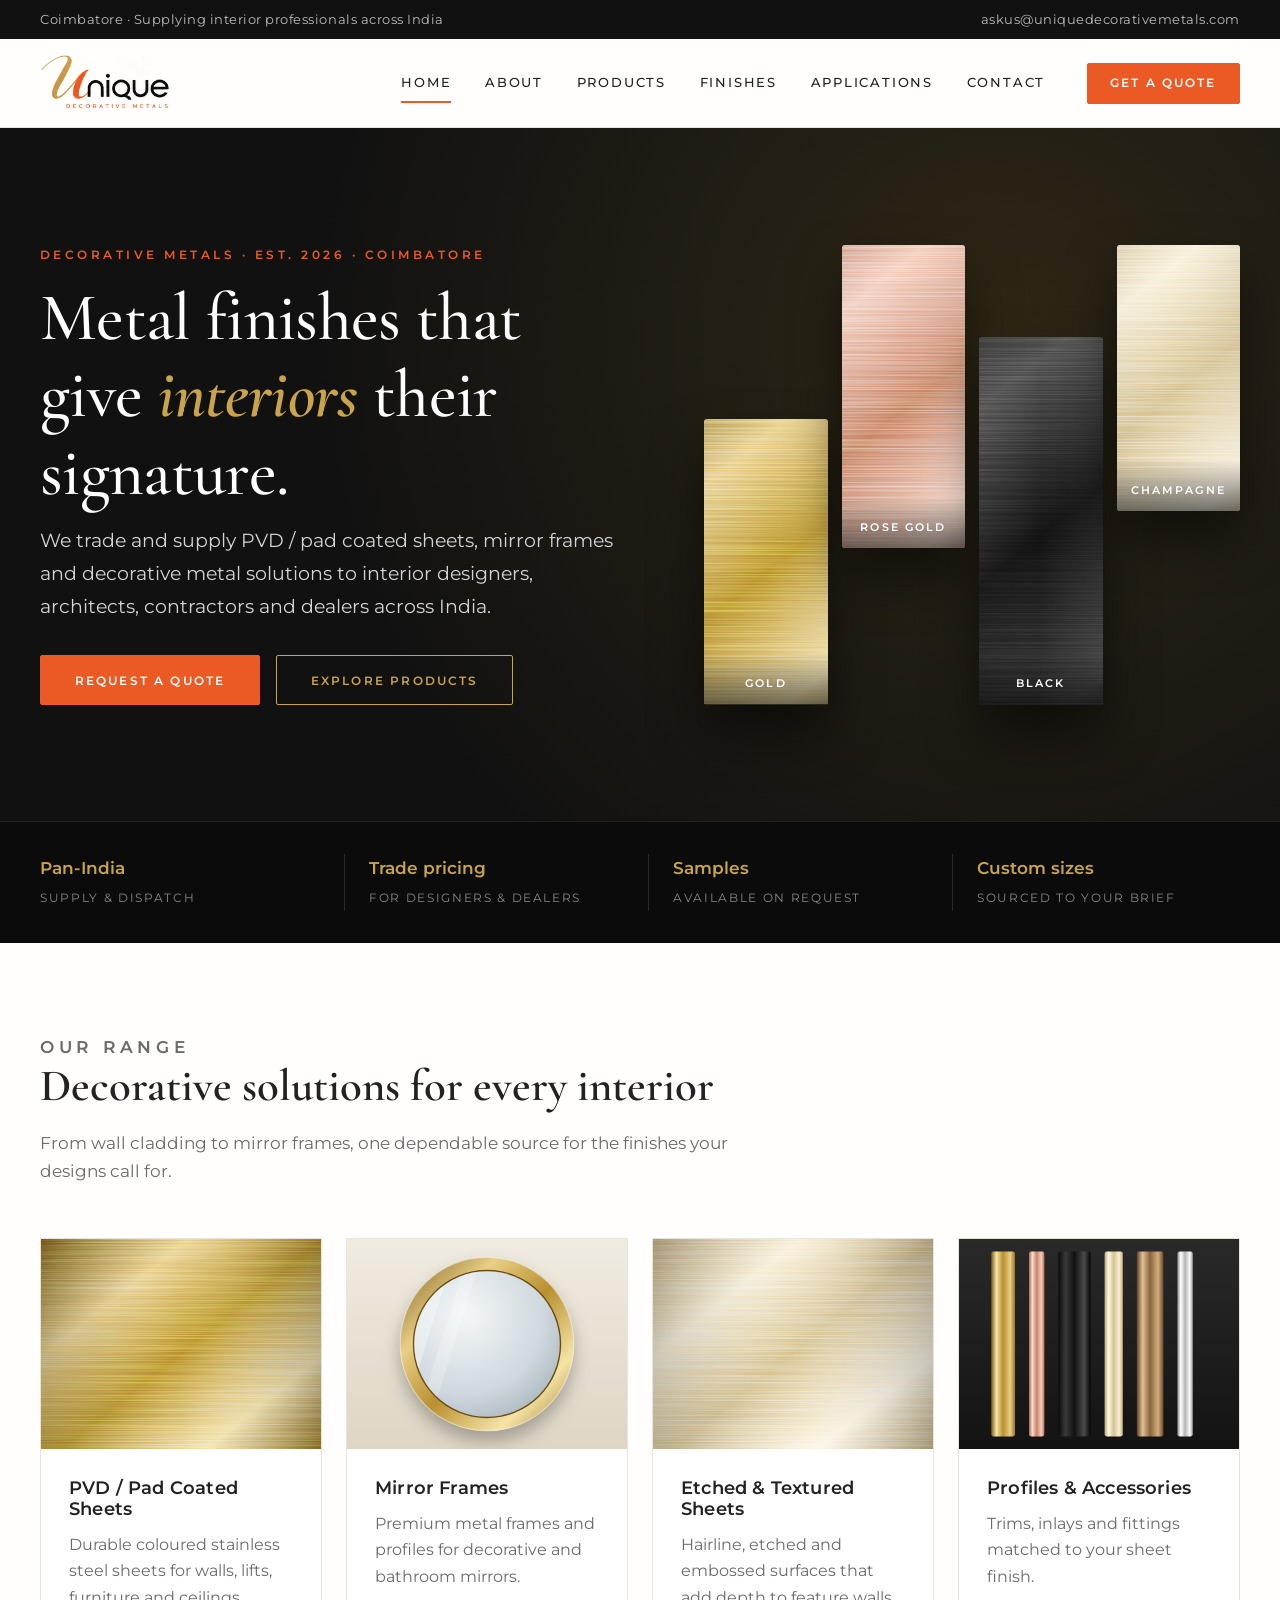
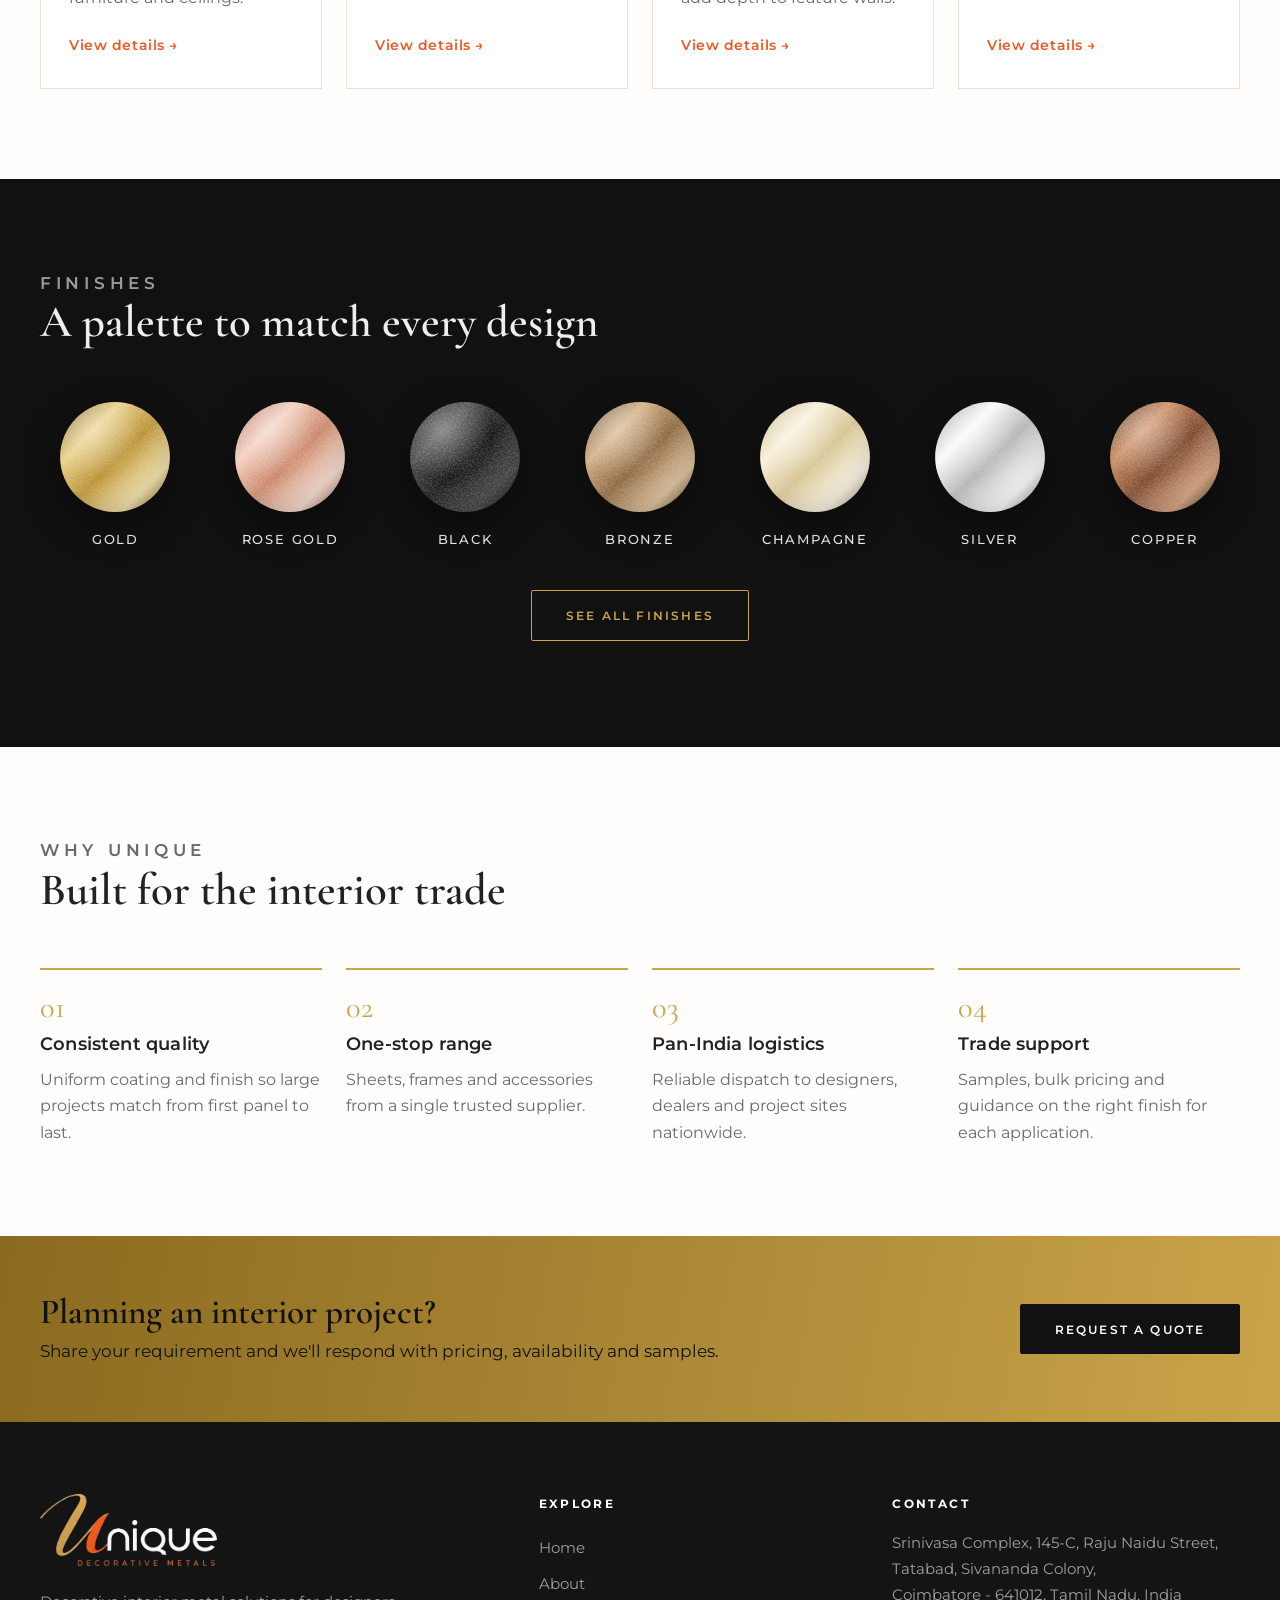
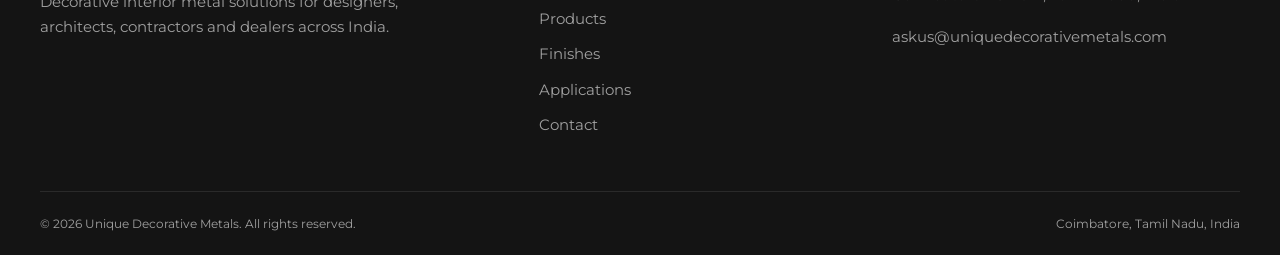
<file: index.html>
<!doctype html>
<html lang="en">
<head>
<meta charset="utf-8">
<meta name="viewport" content="width=device-width, initial-scale=1">
<title>Unique Decorative Metals | PVD Coated Sheets, Mirror Frames, Interior Metals</title>
<meta name="description" content="PVD / pad coated sheets, mirror frames and decorative interior metal solutions supplied across India from Coimbatore.">
<meta name="theme-color" content="#111111">
<link rel="canonical" href="https://techoholic1410.github.io/unique-metals-website/">
<meta property="og:title" content="Unique Decorative Metals | PVD Coated Sheets, Mirror Frames, Interior Metals"><meta property="og:description" content="PVD / pad coated sheets, mirror frames and decorative interior metal solutions supplied across India from Coimbatore."><meta property="og:type" content="website"><meta property="og:image" content="https://techoholic1410.github.io/unique-metals-website/assets/logo.png">
<link rel="icon" href="assets/favicon.svg" type="image/svg+xml">
<link rel="preconnect" href="https://fonts.googleapis.com"><link rel="preconnect" href="https://fonts.gstatic.com" crossorigin>
<link href="https://fonts.googleapis.com/css2?family=Montserrat:wght@400;500;600;700&family=Cormorant+Garamond:ital,wght@0,500;0,600;0,700;1,500;1,600&display=swap" rel="stylesheet">
<link rel="stylesheet" href="styles.css">
<script type="application/ld+json">{"@context":"https://schema.org","@type":"LocalBusiness","name":"Unique Decorative Metals","url":"https://techoholic1410.github.io/unique-metals-website/","foundingDate":"2026","description":"Trader and supplier of decorative interior metal solutions across India.","address":{"@type":"PostalAddress","streetAddress":"Srinivasa Complex, 145-C, Raju Naidu Street, Tatabad, Sivananda Colony","addressLocality":"Coimbatore","addressRegion":"Tamil Nadu","postalCode":"641012","addressCountry":"IN"}}</script>
</head>
<body>
<a class="skip" href="#main">Skip to content</a>
<div class="topbar"><div class="wrap"><span>Coimbatore · Supplying interior professionals across India</span><span><a href="mailto:askus@uniquedecorativemetals.com">askus@uniquedecorativemetals.com</a></span></div></div>
<header class="site-header"><div class="wrap nav">
<a href="index.html" class="brand" aria-label="Unique Decorative Metals home"><img src="assets/logo.png" alt="Unique Decorative Metals" width="222" height="96"></a>
<button class="menu-btn" aria-label="Menu" aria-expanded="false" aria-controls="menu"><span></span><span></span><span></span></button>
<nav id="menu" class="menu" aria-label="Main"><a href="index.html" aria-current="page">Home</a><a href="about.html">About</a><a href="products.html">Products</a><a href="finishes.html">Finishes</a><a href="applications.html">Applications</a><a href="contact.html">Contact</a><a href="contact.html#enquiry" class="btn btn-sm">Get a Quote</a></nav>
</div></header>
<main id="main">

<section class="hero"><div class="wrap hero-grid">
<div><p class="eyebrow">Decorative Metals · Est. 2026 · Coimbatore</p>
<h1>Metal finishes that give <em>interiors</em> their signature.</h1>
<p class="lead">We trade and supply PVD / pad coated sheets, mirror frames and decorative metal solutions to interior designers, architects, contractors and dealers across India.</p>
<div class="cta-row"><a href="contact.html#enquiry" class="btn">Request a Quote</a><a href="products.html" class="btn btn-ghost">Explore Products</a></div></div>
<div class="hero-art" aria-hidden="true"><figure style="--o:0"><svg class="art" viewBox="0 0 400 320" preserveAspectRatio="xMidYMid slice" role="img" aria-label="gold metal sheet"><defs><linearGradient id="m1g" x1="0" y1="0" x2="1" y2="1"><stop offset="0" stop-color="#7a5a1a"/><stop offset="0.28" stop-color="#e9cf86"/><stop offset="0.52" stop-color="#b8902f"/><stop offset="0.78" stop-color="#f6e4a6"/><stop offset="1" stop-color="#9a7424"/></linearGradient><filter id="m1f" x="0" y="0" width="100%" height="100%"><feTurbulence type="fractalNoise" baseFrequency="0.004 0.9" numOctaves="2" seed="3"/><feColorMatrix values="0 0 0 0 1  0 0 0 0 1  0 0 0 0 1  0 0 0 0.8999999999999999 -0.3"/></filter><linearGradient id="m1s" x1="0" y1="0" x2="1" y2="0"><stop offset="0" stop-color="#000" stop-opacity=".18"/><stop offset=".5" stop-color="#fff" stop-opacity="0"/><stop offset="1" stop-color="#000" stop-opacity=".22"/></linearGradient></defs><rect width="400" height="320" fill="url(#m1g)"/><rect width="400" height="320" filter="url(#m1f)" style="mix-blend-mode:overlay"/><rect width="400" height="320" fill="url(#m1s)"/></svg><figcaption>Gold</figcaption></figure><figure style="--o:1"><svg class="art" viewBox="0 0 400 320" preserveAspectRatio="xMidYMid slice" role="img" aria-label="rose metal sheet"><defs><linearGradient id="m2g" x1="0" y1="0" x2="1" y2="1"><stop offset="0" stop-color="#a8664d"/><stop offset="0.28" stop-color="#f4cdbd"/><stop offset="0.52" stop-color="#c98467"/><stop offset="0.78" stop-color="#f9dccd"/><stop offset="1" stop-color="#b3705a"/></linearGradient><filter id="m2f" x="0" y="0" width="100%" height="100%"><feTurbulence type="fractalNoise" baseFrequency="0.004 0.9" numOctaves="2" seed="3"/><feColorMatrix values="0 0 0 0 1  0 0 0 0 1  0 0 0 0 1  0 0 0 0.8999999999999999 -0.3"/></filter><linearGradient id="m2s" x1="0" y1="0" x2="1" y2="0"><stop offset="0" stop-color="#000" stop-opacity=".18"/><stop offset=".5" stop-color="#fff" stop-opacity="0"/><stop offset="1" stop-color="#000" stop-opacity=".22"/></linearGradient></defs><rect width="400" height="320" fill="url(#m2g)"/><rect width="400" height="320" filter="url(#m2f)" style="mix-blend-mode:overlay"/><rect width="400" height="320" fill="url(#m2s)"/></svg><figcaption>Rose Gold</figcaption></figure><figure style="--o:2"><svg class="art" viewBox="0 0 400 320" preserveAspectRatio="xMidYMid slice" role="img" aria-label="black metal sheet"><defs><linearGradient id="m3g" x1="0" y1="0" x2="1" y2="1"><stop offset="0" stop-color="#0a0a0a"/><stop offset="0.28" stop-color="#4a4a4a"/><stop offset="0.52" stop-color="#111111"/><stop offset="0.78" stop-color="#3a3a3a"/><stop offset="1" stop-color="#050505"/></linearGradient><filter id="m3f" x="0" y="0" width="100%" height="100%"><feTurbulence type="fractalNoise" baseFrequency="0.004 0.9" numOctaves="2" seed="3"/><feColorMatrix values="0 0 0 0 1  0 0 0 0 1  0 0 0 0 1  0 0 0 0.8999999999999999 -0.3"/></filter><linearGradient id="m3s" x1="0" y1="0" x2="1" y2="0"><stop offset="0" stop-color="#000" stop-opacity=".18"/><stop offset=".5" stop-color="#fff" stop-opacity="0"/><stop offset="1" stop-color="#000" stop-opacity=".22"/></linearGradient></defs><rect width="400" height="320" fill="url(#m3g)"/><rect width="400" height="320" filter="url(#m3f)" style="mix-blend-mode:overlay"/><rect width="400" height="320" fill="url(#m3s)"/></svg><figcaption>Black</figcaption></figure><figure style="--o:3"><svg class="art" viewBox="0 0 400 320" preserveAspectRatio="xMidYMid slice" role="img" aria-label="champagne metal sheet"><defs><linearGradient id="m4g" x1="0" y1="0" x2="1" y2="1"><stop offset="0" stop-color="#bfa874"/><stop offset="0.28" stop-color="#f8efd7"/><stop offset="0.52" stop-color="#d6c28f"/><stop offset="0.78" stop-color="#fff8e6"/><stop offset="1" stop-color="#c8b27c"/></linearGradient><filter id="m4f" x="0" y="0" width="100%" height="100%"><feTurbulence type="fractalNoise" baseFrequency="0.004 0.9" numOctaves="2" seed="3"/><feColorMatrix values="0 0 0 0 1  0 0 0 0 1  0 0 0 0 1  0 0 0 0.8999999999999999 -0.3"/></filter><linearGradient id="m4s" x1="0" y1="0" x2="1" y2="0"><stop offset="0" stop-color="#000" stop-opacity=".18"/><stop offset=".5" stop-color="#fff" stop-opacity="0"/><stop offset="1" stop-color="#000" stop-opacity=".22"/></linearGradient></defs><rect width="400" height="320" fill="url(#m4g)"/><rect width="400" height="320" filter="url(#m4f)" style="mix-blend-mode:overlay"/><rect width="400" height="320" fill="url(#m4s)"/></svg><figcaption>Champagne</figcaption></figure></div>
</div></section>

<section class="trust"><div class="wrap trust-grid">
<div><b>Pan-India</b><span>Supply &amp; dispatch</span></div><div><b>Trade pricing</b><span>For designers &amp; dealers</span></div>
<div><b>Samples</b><span>Available on request</span></div><div><b>Custom sizes</b><span>Sourced to your brief</span></div></div></section>

<section class="section"><div class="wrap">
<div class="sec-head"><p class="eyebrow">Our Range</p><h2>Decorative solutions for every interior</h2><p>From wall cladding to mirror frames, one dependable source for the finishes your designs call for.</p></div>
<div class="grid cards">
<article class="card"><div class="thumb"><svg class="art" viewBox="0 0 400 320" preserveAspectRatio="xMidYMid slice" role="img" aria-label="gold metal sheet"><defs><linearGradient id="m5g" x1="0" y1="0" x2="1" y2="1"><stop offset="0" stop-color="#7a5a1a"/><stop offset="0.28" stop-color="#e9cf86"/><stop offset="0.52" stop-color="#b8902f"/><stop offset="0.78" stop-color="#f6e4a6"/><stop offset="1" stop-color="#9a7424"/></linearGradient><filter id="m5f" x="0" y="0" width="100%" height="100%"><feTurbulence type="fractalNoise" baseFrequency="0.004 0.9" numOctaves="2" seed="3"/><feColorMatrix values="0 0 0 0 1  0 0 0 0 1  0 0 0 0 1  0 0 0 0.8999999999999999 -0.3"/></filter><linearGradient id="m5s" x1="0" y1="0" x2="1" y2="0"><stop offset="0" stop-color="#000" stop-opacity=".18"/><stop offset=".5" stop-color="#fff" stop-opacity="0"/><stop offset="1" stop-color="#000" stop-opacity=".22"/></linearGradient></defs><rect width="400" height="320" fill="url(#m5g)"/><rect width="400" height="320" filter="url(#m5f)" style="mix-blend-mode:overlay"/><rect width="400" height="320" fill="url(#m5s)"/></svg></div><div class="card-body"><h3>PVD / Pad Coated Sheets</h3><p>Durable coloured stainless steel sheets for walls, lifts, furniture and ceilings.</p><a class="link" href="products.html#sheets">View details →</a></div></article>
<article class="card"><div class="thumb"><svg class="art" viewBox="0 0 400 320" preserveAspectRatio="xMidYMid slice" role="img" aria-label="Round metal mirror frame"><defs><linearGradient id="m6g" x1="0" y1="0" x2="1" y2="1"><stop offset="0" stop-color="#7a5a1a"/><stop offset="0.28" stop-color="#e9cf86"/><stop offset="0.52" stop-color="#b8902f"/><stop offset="0.78" stop-color="#f6e4a6"/><stop offset="1" stop-color="#9a7424"/></linearGradient><filter id="m6f" x="0" y="0" width="100%" height="100%"><feTurbulence type="fractalNoise" baseFrequency="0.7" numOctaves="2" seed="3"/><feColorMatrix values="0 0 0 0 1  0 0 0 0 1  0 0 0 0 1  0 0 0 0.42000000000000004 -0.14"/></filter><radialGradient id="m6w" cx=".35" cy=".3" r=".9"><stop offset="0" stop-color="#f4f7f9"/><stop offset=".6" stop-color="#cfd8de"/><stop offset="1" stop-color="#9eaab2"/></radialGradient><linearGradient id="m6b" x1="0" y1="0" x2="0" y2="1"><stop offset="0" stop-color="#f1ece2"/><stop offset="1" stop-color="#ddd5c4"/></linearGradient><filter id="m6sh" x="-30%" y="-30%" width="160%" height="170%"><feDropShadow dx="0" dy="14" stdDeviation="12" flood-color="#000" flood-opacity=".28"/></filter><clipPath id="m6c"><circle cx="200" cy="160" r="104"/></clipPath></defs><rect width="400" height="320" fill="url(#m6b)"/><g filter="url(#m6sh)"><circle cx="200" cy="160" r="124" fill="url(#m6g)"/></g><circle cx="200" cy="160" r="124" fill="none" stroke="#fff" stroke-opacity=".35" stroke-width="2"/><circle cx="200" cy="160" r="106" fill="#6b4c14"/><circle cx="200" cy="160" r="104" fill="url(#m6w)"/><g clip-path="url(#m6c)"><polygon points="90,40 150,40 70,300 10,300" fill="#fff" opacity=".35"/><polygon points="170,40 190,40 110,300 90,300" fill="#fff" opacity=".22"/></g></svg></div><div class="card-body"><h3>Mirror Frames</h3><p>Premium metal frames and profiles for decorative and bathroom mirrors.</p><a class="link" href="products.html#frames">View details →</a></div></article>
<article class="card"><div class="thumb"><svg class="art" viewBox="0 0 400 320" preserveAspectRatio="xMidYMid slice" role="img" aria-label="champagne metal sheet"><defs><linearGradient id="m8g" x1="0" y1="0" x2="1" y2="1"><stop offset="0" stop-color="#bfa874"/><stop offset="0.28" stop-color="#f8efd7"/><stop offset="0.52" stop-color="#d6c28f"/><stop offset="0.78" stop-color="#fff8e6"/><stop offset="1" stop-color="#c8b27c"/></linearGradient><filter id="m8f" x="0" y="0" width="100%" height="100%"><feTurbulence type="fractalNoise" baseFrequency="0.004 0.9" numOctaves="2" seed="3"/><feColorMatrix values="0 0 0 0 1  0 0 0 0 1  0 0 0 0 1  0 0 0 0.8999999999999999 -0.3"/></filter><linearGradient id="m8s" x1="0" y1="0" x2="1" y2="0"><stop offset="0" stop-color="#000" stop-opacity=".18"/><stop offset=".5" stop-color="#fff" stop-opacity="0"/><stop offset="1" stop-color="#000" stop-opacity=".22"/></linearGradient></defs><rect width="400" height="320" fill="url(#m8g)"/><rect width="400" height="320" filter="url(#m8f)" style="mix-blend-mode:overlay"/><rect width="400" height="320" fill="url(#m8s)"/></svg></div><div class="card-body"><h3>Etched &amp; Textured Sheets</h3><p>Hairline, etched and embossed surfaces that add depth to feature walls.</p><a class="link" href="products.html#textured">View details →</a></div></article>
<article class="card"><div class="thumb"><svg class="art" viewBox="0 0 400 320" preserveAspectRatio="xMidYMid slice" role="img" aria-label="Decorative metal profiles"><defs><linearGradient id="p10gold" x1="0" y1="0" x2="1" y2="0"><stop offset="0" stop-color="#7a5a1a"/><stop offset=".22" stop-color="#f6e4a6"/><stop offset=".5" stop-color="#b8902f"/><stop offset=".8" stop-color="#e9cf86"/><stop offset="1" stop-color="#9a7424"/></linearGradient><linearGradient id="p10rose" x1="0" y1="0" x2="1" y2="0"><stop offset="0" stop-color="#a8664d"/><stop offset=".22" stop-color="#f9dccd"/><stop offset=".5" stop-color="#c98467"/><stop offset=".8" stop-color="#f4cdbd"/><stop offset="1" stop-color="#b3705a"/></linearGradient><linearGradient id="p10black" x1="0" y1="0" x2="1" y2="0"><stop offset="0" stop-color="#0a0a0a"/><stop offset=".22" stop-color="#3a3a3a"/><stop offset=".5" stop-color="#111111"/><stop offset=".8" stop-color="#4a4a4a"/><stop offset="1" stop-color="#050505"/></linearGradient><linearGradient id="p10champagne" x1="0" y1="0" x2="1" y2="0"><stop offset="0" stop-color="#bfa874"/><stop offset=".22" stop-color="#fff8e6"/><stop offset=".5" stop-color="#d6c28f"/><stop offset=".8" stop-color="#f8efd7"/><stop offset="1" stop-color="#c8b27c"/></linearGradient><linearGradient id="p10bronze" x1="0" y1="0" x2="1" y2="0"><stop offset="0" stop-color="#5e4226"/><stop offset=".22" stop-color="#e0c096"/><stop offset=".5" stop-color="#8a643a"/><stop offset=".8" stop-color="#d1ad80"/><stop offset="1" stop-color="#6b4a2a"/></linearGradient><linearGradient id="p10silver" x1="0" y1="0" x2="1" y2="0"><stop offset="0" stop-color="#8c8c8c"/><stop offset=".22" stop-color="#ffffff"/><stop offset=".5" stop-color="#b4b4b4"/><stop offset=".8" stop-color="#fafafa"/><stop offset="1" stop-color="#9e9e9e"/></linearGradient><linearGradient id="p10b" x1="0" y1="0" x2="0" y2="1"><stop offset="0" stop-color="#2a2a2a"/><stop offset="1" stop-color="#121212"/></linearGradient></defs><rect width="400" height="320" fill="url(#p10b)"/><rect x="46" y="28" width="34" height="264" rx="3" fill="url(#p10gold)"/><rect x="100" y="28" width="22" height="264" rx="3" fill="url(#p10rose)"/><rect x="142" y="28" width="46" height="264" rx="3" fill="url(#p10black)"/><rect x="208" y="28" width="26" height="264" rx="3" fill="url(#p10champagne)"/><rect x="254" y="28" width="38" height="264" rx="3" fill="url(#p10bronze)"/><rect x="312" y="28" width="22" height="264" rx="3" fill="url(#p10silver)"/></svg></div><div class="card-body"><h3>Profiles &amp; Accessories</h3><p>Trims, inlays and fittings matched to your sheet finish.</p><a class="link" href="products.html#profiles">View details →</a></div></article>
</div></div></section>

<section class="section dark"><div class="wrap">
<div class="sec-head"><p class="eyebrow">Finishes</p><h2>A palette to match every design</h2></div>
<div class="swatches"><div class="sw"><svg class="disc" viewBox="0 0 100 100" role="img" aria-label="gold"><defs><linearGradient id="m11g" x1="0" y1="0" x2="1" y2="1"><stop offset="0" stop-color="#7a5a1a"/><stop offset="0.28" stop-color="#e9cf86"/><stop offset="0.52" stop-color="#b8902f"/><stop offset="0.78" stop-color="#f6e4a6"/><stop offset="1" stop-color="#9a7424"/></linearGradient><filter id="m11f" x="0" y="0" width="100%" height="100%"><feTurbulence type="fractalNoise" baseFrequency="0.7" numOctaves="2" seed="3"/><feColorMatrix values="0 0 0 0 1  0 0 0 0 1  0 0 0 0 1  0 0 0 0.42000000000000004 -0.14"/></filter><clipPath id="m11k"><circle cx="50" cy="50" r="49"/></clipPath><radialGradient id="m11r" cx=".3" cy=".25" r=".9"><stop offset="0" stop-color="#fff" stop-opacity=".35"/><stop offset=".5" stop-color="#fff" stop-opacity="0"/><stop offset="1" stop-color="#000" stop-opacity=".28"/></radialGradient></defs><circle cx="50" cy="50" r="49" fill="url(#m11g)"/><g clip-path="url(#m11k)"><rect width="100" height="100" filter="url(#m11f)" style="mix-blend-mode:overlay"/></g><circle cx="50" cy="50" r="49" fill="url(#m11r)"/></svg><b>Gold</b></div><div class="sw"><svg class="disc" viewBox="0 0 100 100" role="img" aria-label="rose"><defs><linearGradient id="m12g" x1="0" y1="0" x2="1" y2="1"><stop offset="0" stop-color="#a8664d"/><stop offset="0.28" stop-color="#f4cdbd"/><stop offset="0.52" stop-color="#c98467"/><stop offset="0.78" stop-color="#f9dccd"/><stop offset="1" stop-color="#b3705a"/></linearGradient><filter id="m12f" x="0" y="0" width="100%" height="100%"><feTurbulence type="fractalNoise" baseFrequency="0.7" numOctaves="2" seed="3"/><feColorMatrix values="0 0 0 0 1  0 0 0 0 1  0 0 0 0 1  0 0 0 0.42000000000000004 -0.14"/></filter><clipPath id="m12k"><circle cx="50" cy="50" r="49"/></clipPath><radialGradient id="m12r" cx=".3" cy=".25" r=".9"><stop offset="0" stop-color="#fff" stop-opacity=".35"/><stop offset=".5" stop-color="#fff" stop-opacity="0"/><stop offset="1" stop-color="#000" stop-opacity=".28"/></radialGradient></defs><circle cx="50" cy="50" r="49" fill="url(#m12g)"/><g clip-path="url(#m12k)"><rect width="100" height="100" filter="url(#m12f)" style="mix-blend-mode:overlay"/></g><circle cx="50" cy="50" r="49" fill="url(#m12r)"/></svg><b>Rose Gold</b></div><div class="sw"><svg class="disc" viewBox="0 0 100 100" role="img" aria-label="black"><defs><linearGradient id="m13g" x1="0" y1="0" x2="1" y2="1"><stop offset="0" stop-color="#0a0a0a"/><stop offset="0.28" stop-color="#4a4a4a"/><stop offset="0.52" stop-color="#111111"/><stop offset="0.78" stop-color="#3a3a3a"/><stop offset="1" stop-color="#050505"/></linearGradient><filter id="m13f" x="0" y="0" width="100%" height="100%"><feTurbulence type="fractalNoise" baseFrequency="0.7" numOctaves="2" seed="3"/><feColorMatrix values="0 0 0 0 1  0 0 0 0 1  0 0 0 0 1  0 0 0 0.42000000000000004 -0.14"/></filter><clipPath id="m13k"><circle cx="50" cy="50" r="49"/></clipPath><radialGradient id="m13r" cx=".3" cy=".25" r=".9"><stop offset="0" stop-color="#fff" stop-opacity=".35"/><stop offset=".5" stop-color="#fff" stop-opacity="0"/><stop offset="1" stop-color="#000" stop-opacity=".28"/></radialGradient></defs><circle cx="50" cy="50" r="49" fill="url(#m13g)"/><g clip-path="url(#m13k)"><rect width="100" height="100" filter="url(#m13f)" style="mix-blend-mode:overlay"/></g><circle cx="50" cy="50" r="49" fill="url(#m13r)"/></svg><b>Black</b></div><div class="sw"><svg class="disc" viewBox="0 0 100 100" role="img" aria-label="bronze"><defs><linearGradient id="m14g" x1="0" y1="0" x2="1" y2="1"><stop offset="0" stop-color="#5e4226"/><stop offset="0.28" stop-color="#d1ad80"/><stop offset="0.52" stop-color="#8a643a"/><stop offset="0.78" stop-color="#e0c096"/><stop offset="1" stop-color="#6b4a2a"/></linearGradient><filter id="m14f" x="0" y="0" width="100%" height="100%"><feTurbulence type="fractalNoise" baseFrequency="0.7" numOctaves="2" seed="3"/><feColorMatrix values="0 0 0 0 1  0 0 0 0 1  0 0 0 0 1  0 0 0 0.42000000000000004 -0.14"/></filter><clipPath id="m14k"><circle cx="50" cy="50" r="49"/></clipPath><radialGradient id="m14r" cx=".3" cy=".25" r=".9"><stop offset="0" stop-color="#fff" stop-opacity=".35"/><stop offset=".5" stop-color="#fff" stop-opacity="0"/><stop offset="1" stop-color="#000" stop-opacity=".28"/></radialGradient></defs><circle cx="50" cy="50" r="49" fill="url(#m14g)"/><g clip-path="url(#m14k)"><rect width="100" height="100" filter="url(#m14f)" style="mix-blend-mode:overlay"/></g><circle cx="50" cy="50" r="49" fill="url(#m14r)"/></svg><b>Bronze</b></div><div class="sw"><svg class="disc" viewBox="0 0 100 100" role="img" aria-label="champagne"><defs><linearGradient id="m15g" x1="0" y1="0" x2="1" y2="1"><stop offset="0" stop-color="#bfa874"/><stop offset="0.28" stop-color="#f8efd7"/><stop offset="0.52" stop-color="#d6c28f"/><stop offset="0.78" stop-color="#fff8e6"/><stop offset="1" stop-color="#c8b27c"/></linearGradient><filter id="m15f" x="0" y="0" width="100%" height="100%"><feTurbulence type="fractalNoise" baseFrequency="0.7" numOctaves="2" seed="3"/><feColorMatrix values="0 0 0 0 1  0 0 0 0 1  0 0 0 0 1  0 0 0 0.42000000000000004 -0.14"/></filter><clipPath id="m15k"><circle cx="50" cy="50" r="49"/></clipPath><radialGradient id="m15r" cx=".3" cy=".25" r=".9"><stop offset="0" stop-color="#fff" stop-opacity=".35"/><stop offset=".5" stop-color="#fff" stop-opacity="0"/><stop offset="1" stop-color="#000" stop-opacity=".28"/></radialGradient></defs><circle cx="50" cy="50" r="49" fill="url(#m15g)"/><g clip-path="url(#m15k)"><rect width="100" height="100" filter="url(#m15f)" style="mix-blend-mode:overlay"/></g><circle cx="50" cy="50" r="49" fill="url(#m15r)"/></svg><b>Champagne</b></div><div class="sw"><svg class="disc" viewBox="0 0 100 100" role="img" aria-label="silver"><defs><linearGradient id="m16g" x1="0" y1="0" x2="1" y2="1"><stop offset="0" stop-color="#8c8c8c"/><stop offset="0.28" stop-color="#fafafa"/><stop offset="0.52" stop-color="#b4b4b4"/><stop offset="0.78" stop-color="#ffffff"/><stop offset="1" stop-color="#9e9e9e"/></linearGradient><filter id="m16f" x="0" y="0" width="100%" height="100%"><feTurbulence type="fractalNoise" baseFrequency="0.7" numOctaves="2" seed="3"/><feColorMatrix values="0 0 0 0 1  0 0 0 0 1  0 0 0 0 1  0 0 0 0.42000000000000004 -0.14"/></filter><clipPath id="m16k"><circle cx="50" cy="50" r="49"/></clipPath><radialGradient id="m16r" cx=".3" cy=".25" r=".9"><stop offset="0" stop-color="#fff" stop-opacity=".35"/><stop offset=".5" stop-color="#fff" stop-opacity="0"/><stop offset="1" stop-color="#000" stop-opacity=".28"/></radialGradient></defs><circle cx="50" cy="50" r="49" fill="url(#m16g)"/><g clip-path="url(#m16k)"><rect width="100" height="100" filter="url(#m16f)" style="mix-blend-mode:overlay"/></g><circle cx="50" cy="50" r="49" fill="url(#m16r)"/></svg><b>Silver</b></div><div class="sw"><svg class="disc" viewBox="0 0 100 100" role="img" aria-label="copper"><defs><linearGradient id="m17g" x1="0" y1="0" x2="1" y2="1"><stop offset="0" stop-color="#4a2a16"/><stop offset="0.28" stop-color="#c98a60"/><stop offset="0.52" stop-color="#7a4528"/><stop offset="0.78" stop-color="#d9a07a"/><stop offset="1" stop-color="#55311b"/></linearGradient><filter id="m17f" x="0" y="0" width="100%" height="100%"><feTurbulence type="fractalNoise" baseFrequency="0.7" numOctaves="2" seed="3"/><feColorMatrix values="0 0 0 0 1  0 0 0 0 1  0 0 0 0 1  0 0 0 0.42000000000000004 -0.14"/></filter><clipPath id="m17k"><circle cx="50" cy="50" r="49"/></clipPath><radialGradient id="m17r" cx=".3" cy=".25" r=".9"><stop offset="0" stop-color="#fff" stop-opacity=".35"/><stop offset=".5" stop-color="#fff" stop-opacity="0"/><stop offset="1" stop-color="#000" stop-opacity=".28"/></radialGradient></defs><circle cx="50" cy="50" r="49" fill="url(#m17g)"/><g clip-path="url(#m17k)"><rect width="100" height="100" filter="url(#m17f)" style="mix-blend-mode:overlay"/></g><circle cx="50" cy="50" r="49" fill="url(#m17r)"/></svg><b>Copper</b></div></div>
<p class="center"><a class="btn btn-ghost" href="finishes.html">See all finishes</a></p>
</div></section>

<section class="section"><div class="wrap">
<div class="sec-head"><p class="eyebrow">Why Unique</p><h2>Built for the interior trade</h2></div>
<div class="grid feats">
<div class="feat"><span class="num">01</span><h3>Consistent quality</h3><p>Uniform coating and finish so large projects match from first panel to last.</p></div>
<div class="feat"><span class="num">02</span><h3>One-stop range</h3><p>Sheets, frames and accessories from a single trusted supplier.</p></div>
<div class="feat"><span class="num">03</span><h3>Pan-India logistics</h3><p>Reliable dispatch to designers, dealers and project sites nationwide.</p></div>
<div class="feat"><span class="num">04</span><h3>Trade support</h3><p>Samples, bulk pricing and guidance on the right finish for each application.</p></div>
</div></div></section>

</main>
<section class="cta-band"><div class="wrap"><div><h2>Planning an interior project?</h2><p>Share your requirement and we'll respond with pricing, availability and samples.</p></div><a class="btn" href="contact.html#enquiry">Request a Quote</a></div></section>
<footer class="site-footer"><div class="wrap foot-grid">
<div><img src="assets/logo-reverse.png" alt="Unique Decorative Metals" width="217" height="88"><p>Decorative interior metal solutions for designers, architects, contractors and dealers across India.</p></div>
<div><h4>Explore</h4><a href="index.html">Home</a><a href="about.html">About</a><a href="products.html">Products</a><a href="finishes.html">Finishes</a><a href="applications.html">Applications</a><a href="contact.html">Contact</a></div>
<div><h4>Contact</h4><address>Srinivasa Complex, 145-C, Raju Naidu Street,<br>Tatabad, Sivananda Colony,<br>Coimbatore - 641012, Tamil Nadu, India</address><a href="mailto:askus@uniquedecorativemetals.com">askus@uniquedecorativemetals.com</a></div>
</div><div class="wrap legal"><span>© <span id="yr">2026</span> Unique Decorative Metals. All rights reserved.</span><span>Coimbatore, Tamil Nadu, India</span></div></footer>
<script src="script.js"></script>
</body>
</html>
</file>
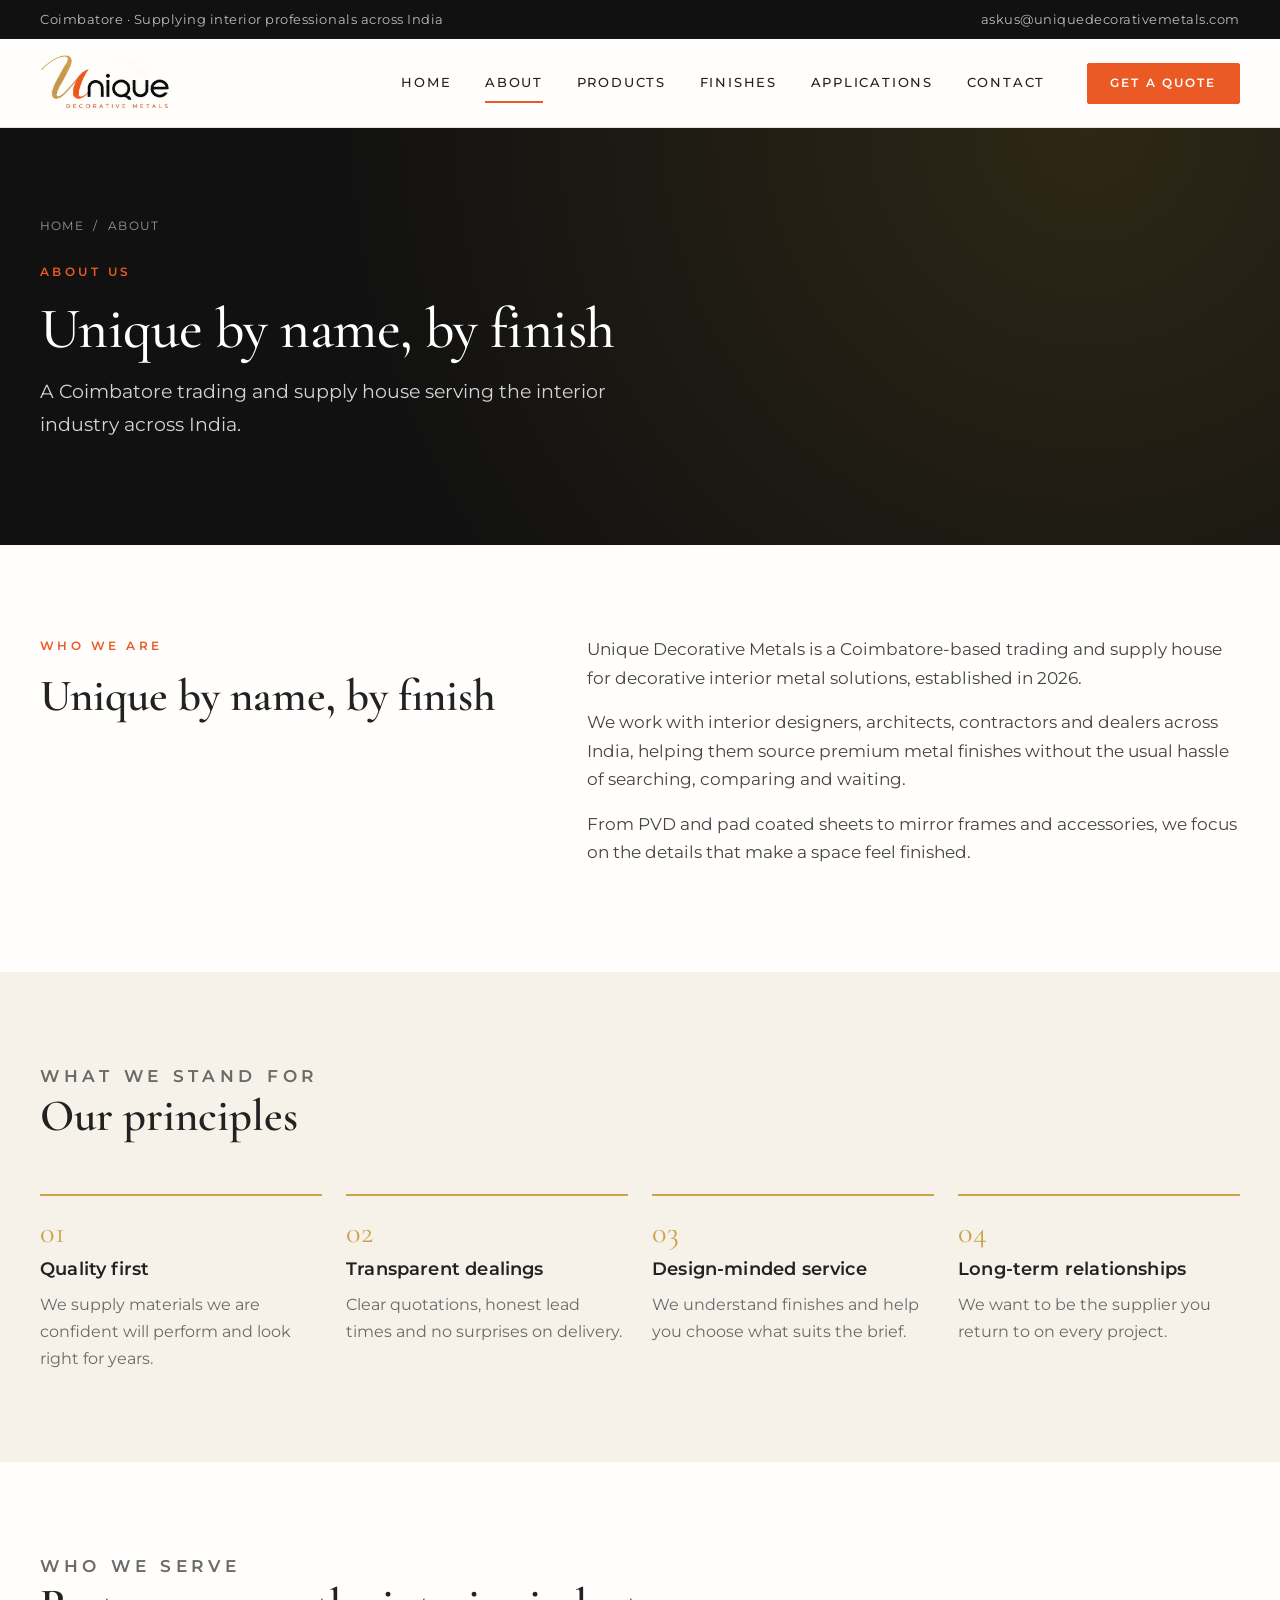
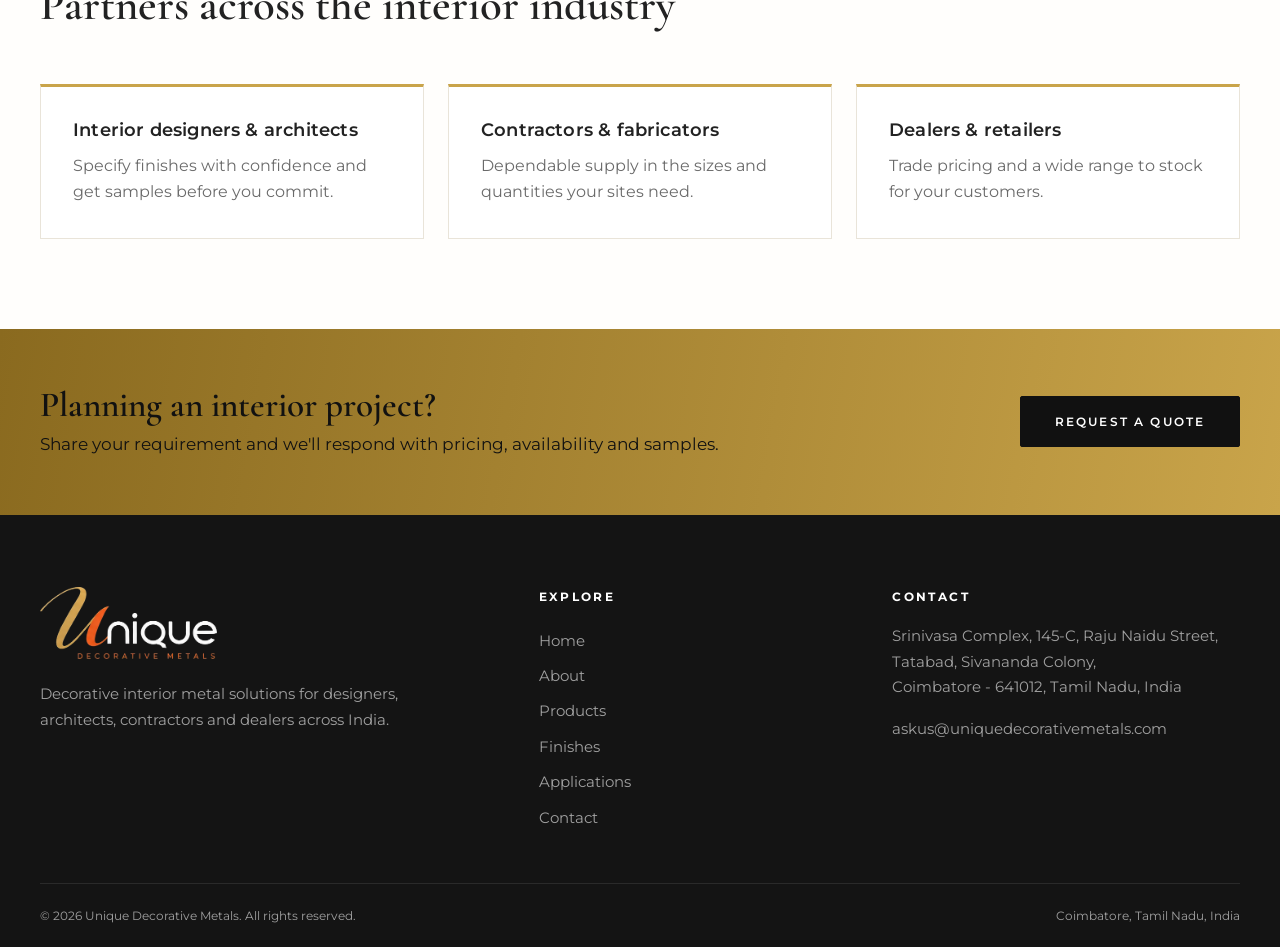
<file: about.html>
<!doctype html>
<html lang="en">
<head>
<meta charset="utf-8">
<meta name="viewport" content="width=device-width, initial-scale=1">
<title>About Us | Unique Decorative Metals</title>
<meta name="description" content="Unique Decorative Metals is a Coimbatore-based supplier of decorative interior metal solutions for designers, architects and contractors.">
<meta name="theme-color" content="#111111">
<link rel="canonical" href="https://techoholic1410.github.io/unique-metals-website/about.html">
<meta property="og:title" content="About Us | Unique Decorative Metals"><meta property="og:description" content="Unique Decorative Metals is a Coimbatore-based supplier of decorative interior metal solutions for designers, architects and contractors."><meta property="og:type" content="website"><meta property="og:image" content="https://techoholic1410.github.io/unique-metals-website/assets/logo.png">
<link rel="icon" href="assets/favicon.svg" type="image/svg+xml">
<link rel="preconnect" href="https://fonts.googleapis.com"><link rel="preconnect" href="https://fonts.gstatic.com" crossorigin>
<link href="https://fonts.googleapis.com/css2?family=Montserrat:wght@400;500;600;700&family=Cormorant+Garamond:ital,wght@0,500;0,600;0,700;1,500;1,600&display=swap" rel="stylesheet">
<link rel="stylesheet" href="styles.css">
<script type="application/ld+json">{"@context":"https://schema.org","@type":"LocalBusiness","name":"Unique Decorative Metals","url":"https://techoholic1410.github.io/unique-metals-website/","foundingDate":"2026","description":"Trader and supplier of decorative interior metal solutions across India.","address":{"@type":"PostalAddress","streetAddress":"Srinivasa Complex, 145-C, Raju Naidu Street, Tatabad, Sivananda Colony","addressLocality":"Coimbatore","addressRegion":"Tamil Nadu","postalCode":"641012","addressCountry":"IN"}}</script>
</head>
<body>
<a class="skip" href="#main">Skip to content</a>
<div class="topbar"><div class="wrap"><span>Coimbatore · Supplying interior professionals across India</span><span><a href="mailto:askus@uniquedecorativemetals.com">askus@uniquedecorativemetals.com</a></span></div></div>
<header class="site-header"><div class="wrap nav">
<a href="index.html" class="brand" aria-label="Unique Decorative Metals home"><img src="assets/logo.png" alt="Unique Decorative Metals" width="222" height="96"></a>
<button class="menu-btn" aria-label="Menu" aria-expanded="false" aria-controls="menu"><span></span><span></span><span></span></button>
<nav id="menu" class="menu" aria-label="Main"><a href="index.html">Home</a><a href="about.html" aria-current="page">About</a><a href="products.html">Products</a><a href="finishes.html">Finishes</a><a href="applications.html">Applications</a><a href="contact.html">Contact</a><a href="contact.html#enquiry" class="btn btn-sm">Get a Quote</a></nav>
</div></header>
<main id="main">
<section class="page-hero"><div class="wrap"><nav class="crumbs" aria-label="Breadcrumb"><a href="index.html">Home</a><span>/</span>About</nav><p class="eyebrow">About Us</p><h1>Unique by name, by finish</h1><p class="lead">A Coimbatore trading and supply house serving the interior industry across India.</p></div></section>
<section class="section"><div class="wrap split">
<div><p class="eyebrow">Who We Are</p><h2>Unique by name, by finish</h2></div>
<div class="prose"><p>Unique Decorative Metals is a Coimbatore-based trading and supply house for decorative interior metal solutions, established in 2026.</p>
<p>We work with interior designers, architects, contractors and dealers across India, helping them source premium metal finishes without the usual hassle of searching, comparing and waiting.</p>
<p>From PVD and pad coated sheets to mirror frames and accessories, we focus on the details that make a space feel finished.</p></div></div></section>

<section class="section alt"><div class="wrap">
<div class="sec-head"><p class="eyebrow">What We Stand For</p><h2>Our principles</h2></div>
<div class="grid feats">
<div class="feat"><span class="num">01</span><h3>Quality first</h3><p>We supply materials we are confident will perform and look right for years.</p></div>
<div class="feat"><span class="num">02</span><h3>Transparent dealings</h3><p>Clear quotations, honest lead times and no surprises on delivery.</p></div>
<div class="feat"><span class="num">03</span><h3>Design-minded service</h3><p>We understand finishes and help you choose what suits the brief.</p></div>
<div class="feat"><span class="num">04</span><h3>Long-term relationships</h3><p>We want to be the supplier you return to on every project.</p></div>
</div></div></section>

<section class="section"><div class="wrap">
<div class="sec-head"><p class="eyebrow">Who We Serve</p><h2>Partners across the interior industry</h2></div>
<div class="grid cards-3">
<div class="info"><h3>Interior designers &amp; architects</h3><p>Specify finishes with confidence and get samples before you commit.</p></div>
<div class="info"><h3>Contractors &amp; fabricators</h3><p>Dependable supply in the sizes and quantities your sites need.</p></div>
<div class="info"><h3>Dealers &amp; retailers</h3><p>Trade pricing and a wide range to stock for your customers.</p></div>
</div></div></section>

</main>
<section class="cta-band"><div class="wrap"><div><h2>Planning an interior project?</h2><p>Share your requirement and we'll respond with pricing, availability and samples.</p></div><a class="btn" href="contact.html#enquiry">Request a Quote</a></div></section>
<footer class="site-footer"><div class="wrap foot-grid">
<div><img src="assets/logo-reverse.png" alt="Unique Decorative Metals" width="217" height="88"><p>Decorative interior metal solutions for designers, architects, contractors and dealers across India.</p></div>
<div><h4>Explore</h4><a href="index.html">Home</a><a href="about.html">About</a><a href="products.html">Products</a><a href="finishes.html">Finishes</a><a href="applications.html">Applications</a><a href="contact.html">Contact</a></div>
<div><h4>Contact</h4><address>Srinivasa Complex, 145-C, Raju Naidu Street,<br>Tatabad, Sivananda Colony,<br>Coimbatore - 641012, Tamil Nadu, India</address><a href="mailto:askus@uniquedecorativemetals.com">askus@uniquedecorativemetals.com</a></div>
</div><div class="wrap legal"><span>© <span id="yr">2026</span> Unique Decorative Metals. All rights reserved.</span><span>Coimbatore, Tamil Nadu, India</span></div></footer>
<script src="script.js"></script>
</body>
</html>
</file>
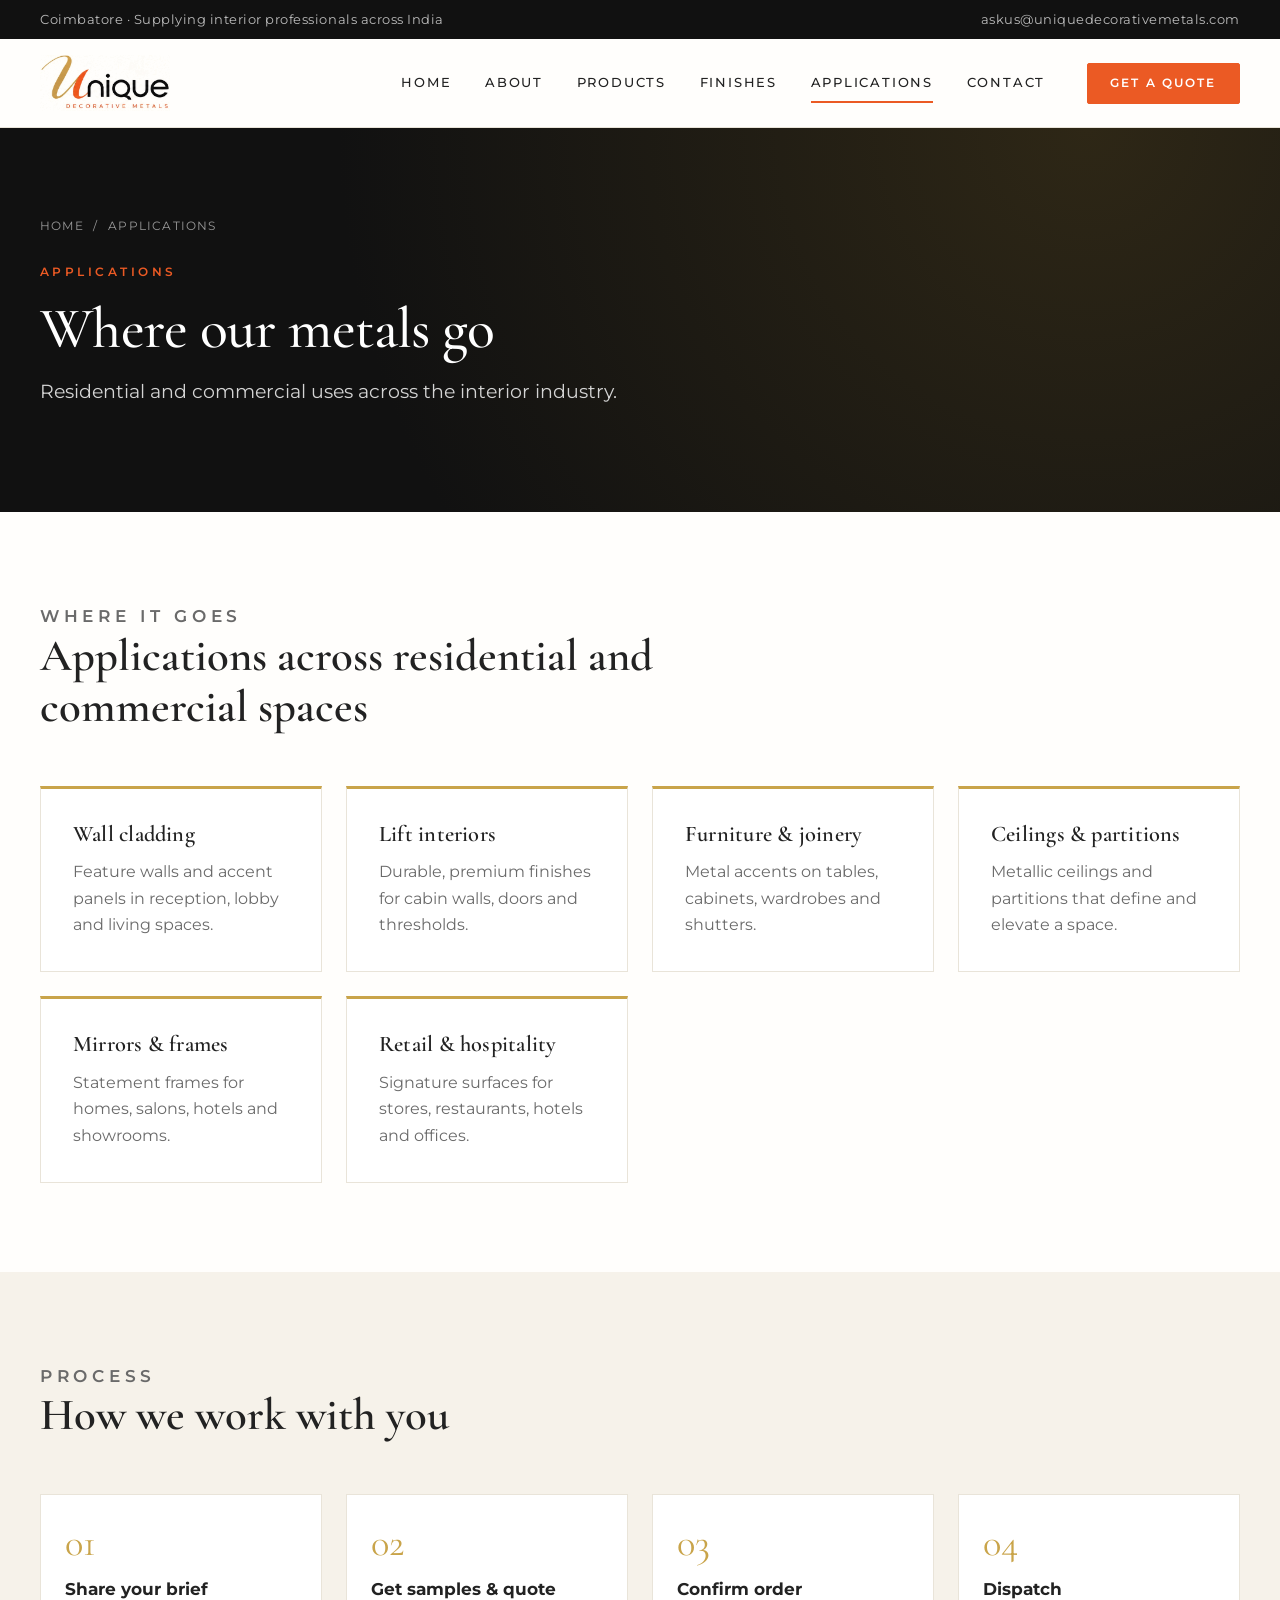
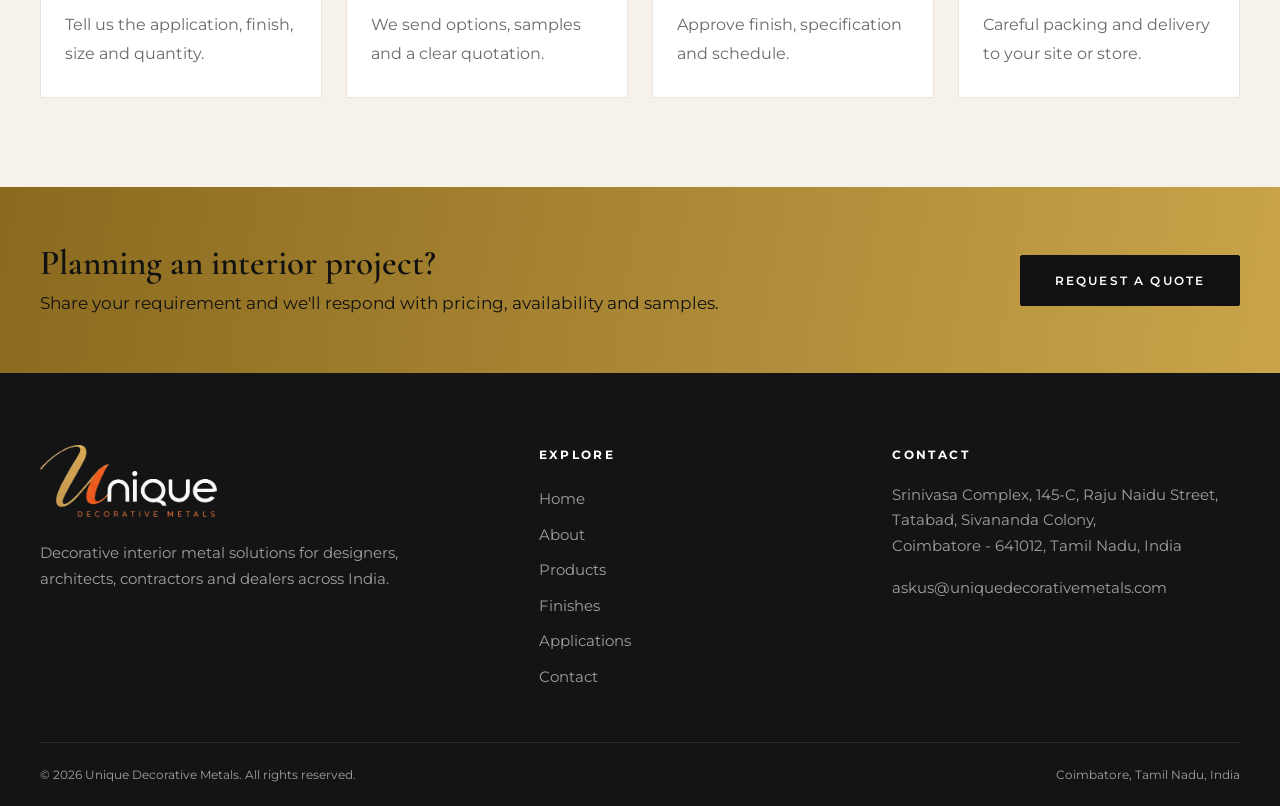
<file: applications.html>
<!doctype html>
<html lang="en">
<head>
<meta charset="utf-8">
<meta name="viewport" content="width=device-width, initial-scale=1">
<title>Applications | Unique Decorative Metals</title>
<meta name="description" content="Decorative metals for wall cladding, lift interiors, furniture, ceilings, partitions, mirrors, retail and hospitality.">
<meta name="theme-color" content="#111111">
<link rel="canonical" href="https://techoholic1410.github.io/unique-metals-website/applications.html">
<meta property="og:title" content="Applications | Unique Decorative Metals"><meta property="og:description" content="Decorative metals for wall cladding, lift interiors, furniture, ceilings, partitions, mirrors, retail and hospitality."><meta property="og:type" content="website"><meta property="og:image" content="https://techoholic1410.github.io/unique-metals-website/assets/logo.png">
<link rel="icon" href="assets/favicon.svg" type="image/svg+xml">
<link rel="preconnect" href="https://fonts.googleapis.com"><link rel="preconnect" href="https://fonts.gstatic.com" crossorigin>
<link href="https://fonts.googleapis.com/css2?family=Montserrat:wght@400;500;600;700&family=Cormorant+Garamond:ital,wght@0,500;0,600;0,700;1,500;1,600&display=swap" rel="stylesheet">
<link rel="stylesheet" href="styles.css">
<script type="application/ld+json">{"@context":"https://schema.org","@type":"LocalBusiness","name":"Unique Decorative Metals","url":"https://techoholic1410.github.io/unique-metals-website/","foundingDate":"2026","description":"Trader and supplier of decorative interior metal solutions across India.","address":{"@type":"PostalAddress","streetAddress":"Srinivasa Complex, 145-C, Raju Naidu Street, Tatabad, Sivananda Colony","addressLocality":"Coimbatore","addressRegion":"Tamil Nadu","postalCode":"641012","addressCountry":"IN"}}</script>
</head>
<body>
<a class="skip" href="#main">Skip to content</a>
<div class="topbar"><div class="wrap"><span>Coimbatore · Supplying interior professionals across India</span><span><a href="mailto:askus@uniquedecorativemetals.com">askus@uniquedecorativemetals.com</a></span></div></div>
<header class="site-header"><div class="wrap nav">
<a href="index.html" class="brand" aria-label="Unique Decorative Metals home"><img src="assets/logo.png" alt="Unique Decorative Metals" width="222" height="96"></a>
<button class="menu-btn" aria-label="Menu" aria-expanded="false" aria-controls="menu"><span></span><span></span><span></span></button>
<nav id="menu" class="menu" aria-label="Main"><a href="index.html">Home</a><a href="about.html">About</a><a href="products.html">Products</a><a href="finishes.html">Finishes</a><a href="applications.html" aria-current="page">Applications</a><a href="contact.html">Contact</a><a href="contact.html#enquiry" class="btn btn-sm">Get a Quote</a></nav>
</div></header>
<main id="main">
<section class="page-hero"><div class="wrap"><nav class="crumbs" aria-label="Breadcrumb"><a href="index.html">Home</a><span>/</span>Applications</nav><p class="eyebrow">Applications</p><h1>Where our metals go</h1><p class="lead">Residential and commercial uses across the interior industry.</p></div></section>
<section class="section"><div class="wrap">
<div class="sec-head"><p class="eyebrow">Where It Goes</p><h2>Applications across residential and commercial spaces</h2></div>
<div class="grid cards-3"><div class="info app"><h3>Wall cladding</h3><p>Feature walls and accent panels in reception, lobby and living spaces.</p></div><div class="info app"><h3>Lift interiors</h3><p>Durable, premium finishes for cabin walls, doors and thresholds.</p></div><div class="info app"><h3>Furniture &amp; joinery</h3><p>Metal accents on tables, cabinets, wardrobes and shutters.</p></div><div class="info app"><h3>Ceilings &amp; partitions</h3><p>Metallic ceilings and partitions that define and elevate a space.</p></div><div class="info app"><h3>Mirrors &amp; frames</h3><p>Statement frames for homes, salons, hotels and showrooms.</p></div><div class="info app"><h3>Retail &amp; hospitality</h3><p>Signature surfaces for stores, restaurants, hotels and offices.</p></div></div></div></section>
<section class="section alt"><div class="wrap">
<div class="sec-head"><p class="eyebrow">Process</p><h2>How we work with you</h2></div>
<ol class="steps">
<li><b>Share your brief</b><span>Tell us the application, finish, size and quantity.</span></li>
<li><b>Get samples &amp; quote</b><span>We send options, samples and a clear quotation.</span></li>
<li><b>Confirm order</b><span>Approve finish, specification and schedule.</span></li>
<li><b>Dispatch</b><span>Careful packing and delivery to your site or store.</span></li>
</ol></div></section>

</main>
<section class="cta-band"><div class="wrap"><div><h2>Planning an interior project?</h2><p>Share your requirement and we'll respond with pricing, availability and samples.</p></div><a class="btn" href="contact.html#enquiry">Request a Quote</a></div></section>
<footer class="site-footer"><div class="wrap foot-grid">
<div><img src="assets/logo-reverse.png" alt="Unique Decorative Metals" width="217" height="88"><p>Decorative interior metal solutions for designers, architects, contractors and dealers across India.</p></div>
<div><h4>Explore</h4><a href="index.html">Home</a><a href="about.html">About</a><a href="products.html">Products</a><a href="finishes.html">Finishes</a><a href="applications.html">Applications</a><a href="contact.html">Contact</a></div>
<div><h4>Contact</h4><address>Srinivasa Complex, 145-C, Raju Naidu Street,<br>Tatabad, Sivananda Colony,<br>Coimbatore - 641012, Tamil Nadu, India</address><a href="mailto:askus@uniquedecorativemetals.com">askus@uniquedecorativemetals.com</a></div>
</div><div class="wrap legal"><span>© <span id="yr">2026</span> Unique Decorative Metals. All rights reserved.</span><span>Coimbatore, Tamil Nadu, India</span></div></footer>
<script src="script.js"></script>
</body>
</html>
</file>
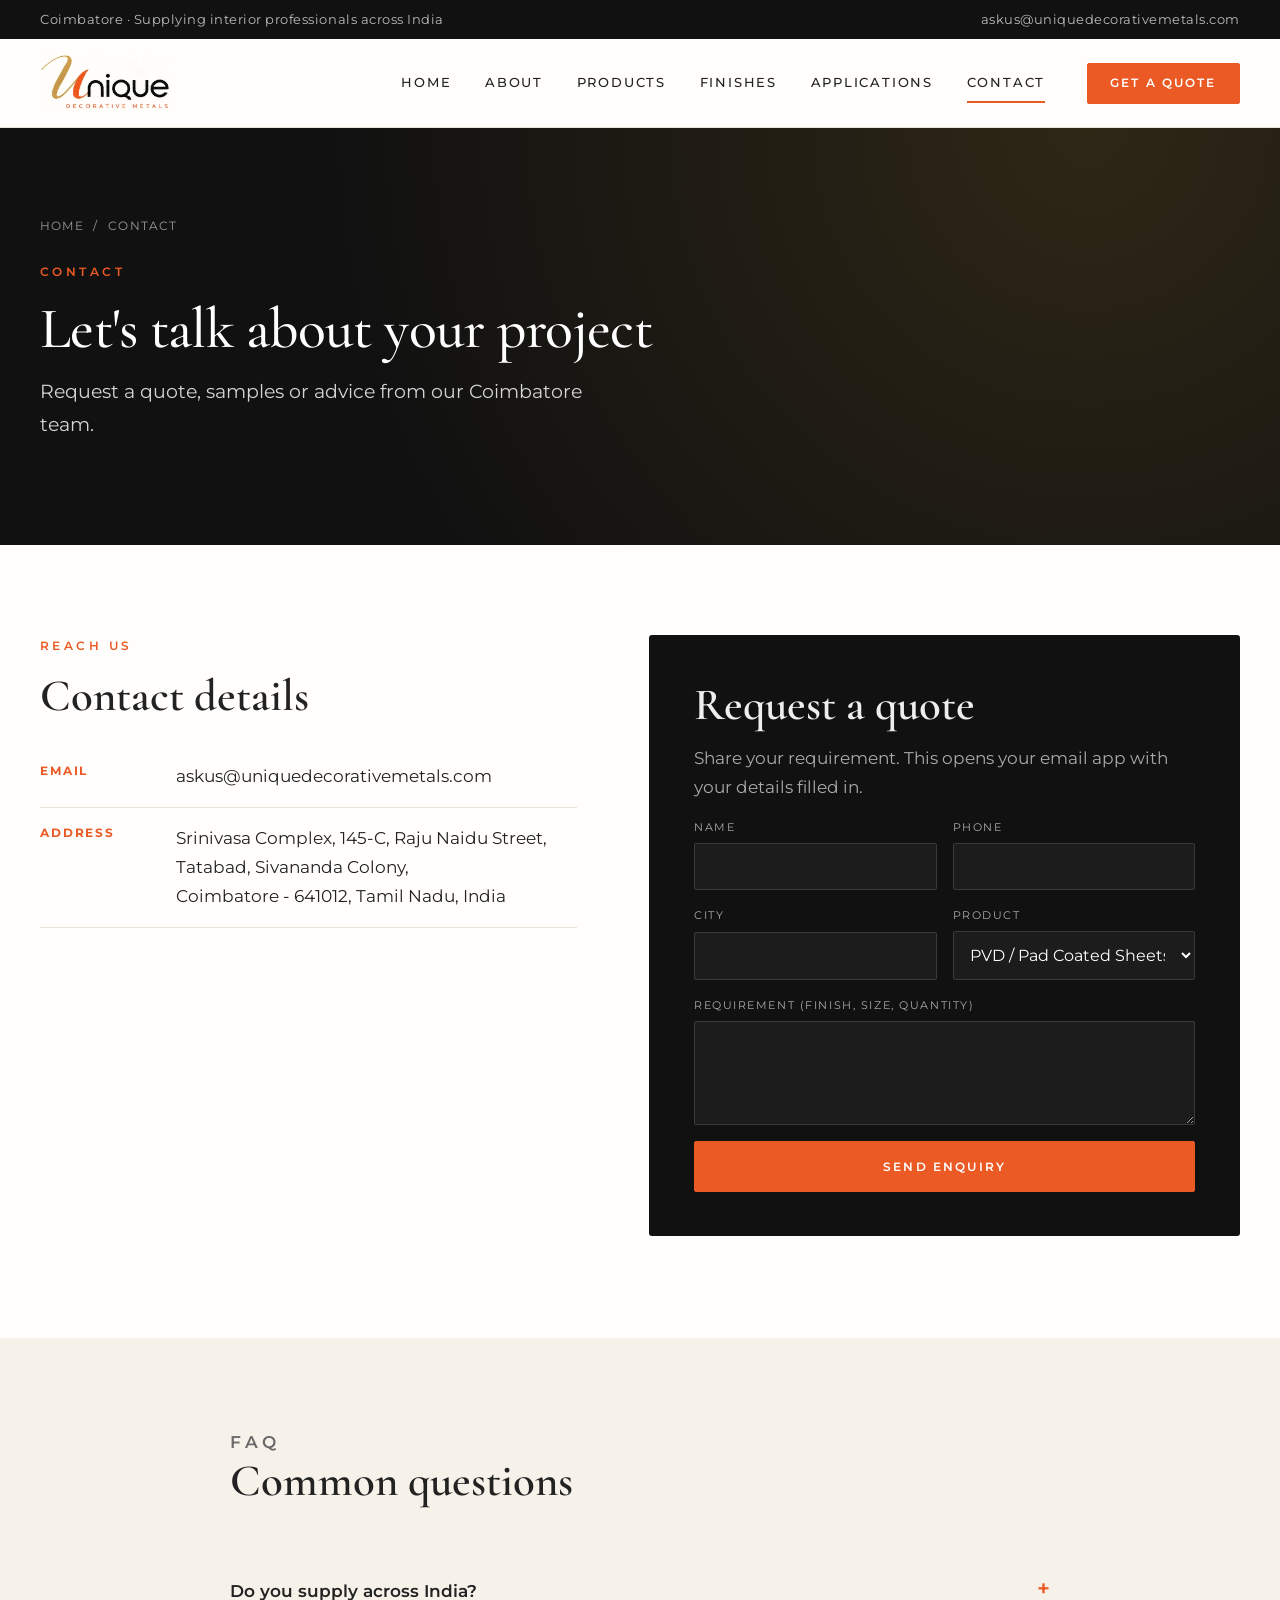
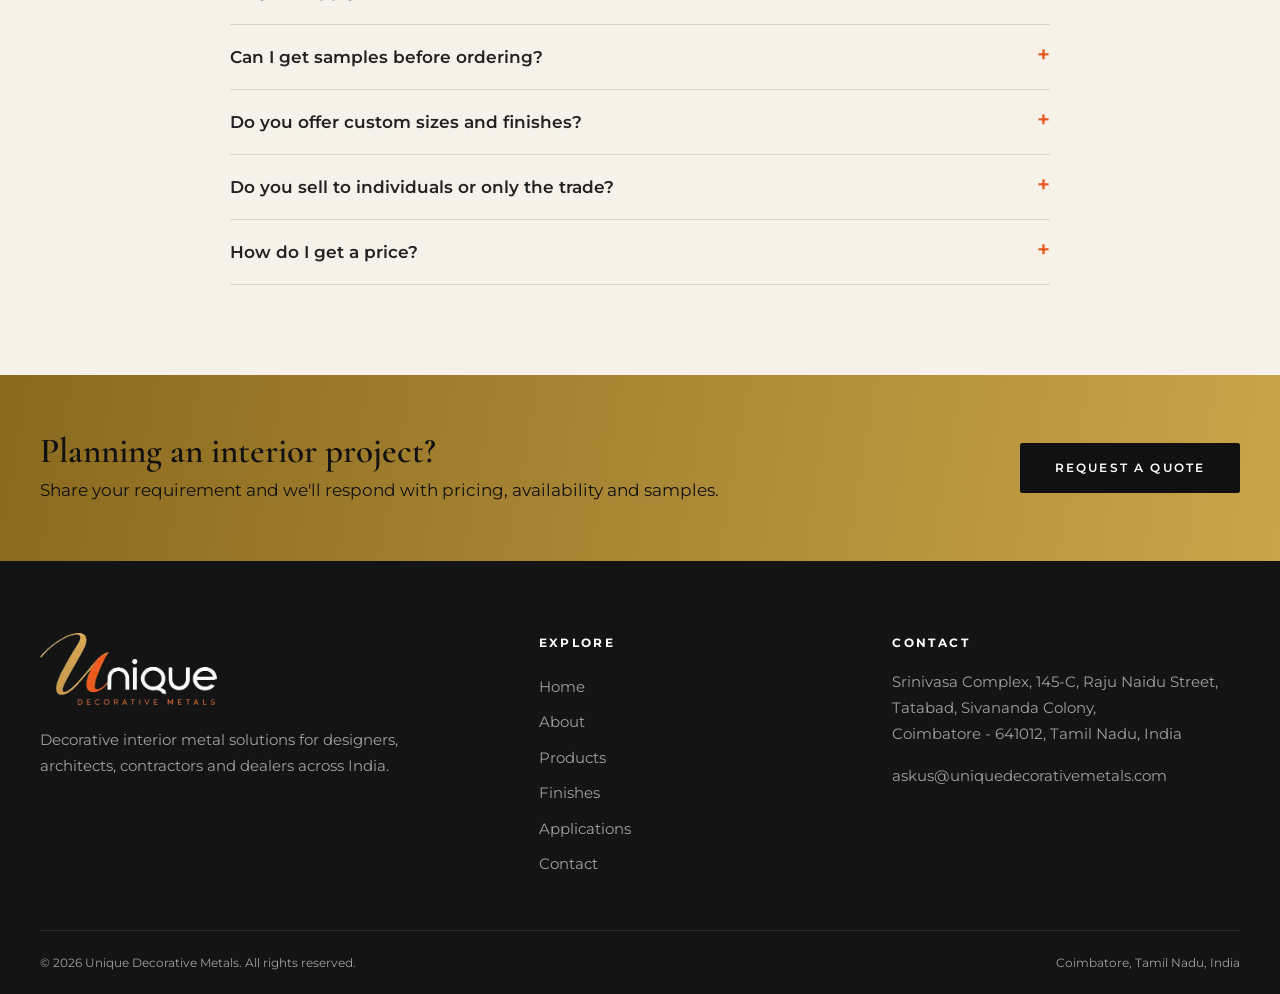
<file: contact.html>
<!doctype html>
<html lang="en">
<head>
<meta charset="utf-8">
<meta name="viewport" content="width=device-width, initial-scale=1">
<title>Contact & Quote | Unique Decorative Metals</title>
<meta name="description" content="Contact Unique Decorative Metals in Coimbatore for pricing, samples and enquiries. Request a quote by form or email.">
<meta name="theme-color" content="#111111">
<link rel="canonical" href="https://techoholic1410.github.io/unique-metals-website/contact.html">
<meta property="og:title" content="Contact & Quote | Unique Decorative Metals"><meta property="og:description" content="Contact Unique Decorative Metals in Coimbatore for pricing, samples and enquiries. Request a quote by form or email."><meta property="og:type" content="website"><meta property="og:image" content="https://techoholic1410.github.io/unique-metals-website/assets/logo.png">
<link rel="icon" href="assets/favicon.svg" type="image/svg+xml">
<link rel="preconnect" href="https://fonts.googleapis.com"><link rel="preconnect" href="https://fonts.gstatic.com" crossorigin>
<link href="https://fonts.googleapis.com/css2?family=Montserrat:wght@400;500;600;700&family=Cormorant+Garamond:ital,wght@0,500;0,600;0,700;1,500;1,600&display=swap" rel="stylesheet">
<link rel="stylesheet" href="styles.css">
<script type="application/ld+json">{"@context":"https://schema.org","@type":"LocalBusiness","name":"Unique Decorative Metals","url":"https://techoholic1410.github.io/unique-metals-website/","foundingDate":"2026","description":"Trader and supplier of decorative interior metal solutions across India.","address":{"@type":"PostalAddress","streetAddress":"Srinivasa Complex, 145-C, Raju Naidu Street, Tatabad, Sivananda Colony","addressLocality":"Coimbatore","addressRegion":"Tamil Nadu","postalCode":"641012","addressCountry":"IN"}}</script>
</head>
<body>
<a class="skip" href="#main">Skip to content</a>
<div class="topbar"><div class="wrap"><span>Coimbatore · Supplying interior professionals across India</span><span><a href="mailto:askus@uniquedecorativemetals.com">askus@uniquedecorativemetals.com</a></span></div></div>
<header class="site-header"><div class="wrap nav">
<a href="index.html" class="brand" aria-label="Unique Decorative Metals home"><img src="assets/logo.png" alt="Unique Decorative Metals" width="222" height="96"></a>
<button class="menu-btn" aria-label="Menu" aria-expanded="false" aria-controls="menu"><span></span><span></span><span></span></button>
<nav id="menu" class="menu" aria-label="Main"><a href="index.html">Home</a><a href="about.html">About</a><a href="products.html">Products</a><a href="finishes.html">Finishes</a><a href="applications.html">Applications</a><a href="contact.html" aria-current="page">Contact</a><a href="contact.html#enquiry" class="btn btn-sm">Get a Quote</a></nav>
</div></header>
<main id="main">
<section class="page-hero"><div class="wrap"><nav class="crumbs" aria-label="Breadcrumb"><a href="index.html">Home</a><span>/</span>Contact</nav><p class="eyebrow">Contact</p><h1>Let's talk about your project</h1><p class="lead">Request a quote, samples or advice from our Coimbatore team.</p></div></section>
<section class="section"><div class="wrap contact-grid">
<div>
<p class="eyebrow">Reach Us</p><h2>Contact details</h2>
<ul class="clist">
<li><b>Email</b><a href="mailto:askus@uniquedecorativemetals.com">askus@uniquedecorativemetals.com</a></li>
<li><b>Address</b><address>Srinivasa Complex, 145-C, Raju Naidu Street,<br>Tatabad, Sivananda Colony,<br>Coimbatore - 641012, Tamil Nadu, India</address></li>
</ul>
<div class="map"><iframe title="Map to Unique Decorative Metals, Coimbatore" loading="lazy" referrerpolicy="no-referrer-when-downgrade" src="https://www.google.com/maps?q=Srinivasa+Complex+Raju+Naidu+Street+Tatabad+Coimbatore+641012&amp;output=embed"></iframe></div>
</div>
<div id="enquiry" class="formcard"><h2>Request a quote</h2><p>Share your requirement. This opens your email app with your details filled in.</p>
<form id="enquiry-form" novalidate>
<div class="row2"><label>Name<input name="name" required autocomplete="name"></label><label>Phone<input name="phone" type="tel" required autocomplete="tel"></label></div>
<div class="row2"><label>City<input name="city" autocomplete="address-level2"></label>
<label>Product<select name="product"><option>PVD / Pad Coated Sheets</option><option>Mirror Frames</option><option>Etched &amp; Textured Sheets</option><option>Profiles &amp; Accessories</option><option>Other</option></select></label></div>
<label>Requirement (finish, size, quantity)<textarea name="msg" rows="4"></textarea></label>
<button class="btn" type="submit">Send Enquiry</button><p class="form-err" role="alert" hidden>Please enter your name and phone.</p>
</form></div></div></section>
<section class="section alt"><div class="wrap narrow">
<div class="sec-head"><p class="eyebrow">FAQ</p><h2>Common questions</h2></div>
<details><summary>Do you supply across India?</summary><p>Yes. We supply and dispatch to designers, dealers and project sites across India.</p></details>
<details><summary>Can I get samples before ordering?</summary><p>Yes. Contact us with the finishes you are considering and we will arrange samples.</p></details>
<details><summary>Do you offer custom sizes and finishes?</summary><p>We source custom sizes and finishes against your requirement. Share the details for a quotation.</p></details>
<details><summary>Do you sell to individuals or only the trade?</summary><p>We primarily serve designers, architects, contractors and dealers. Contact us to discuss your requirement.</p></details>
<details><summary>How do I get a price?</summary><p>Send your requirement through the form or by email and we will respond with a quotation.</p></details>
</div></section>

</main>
<section class="cta-band"><div class="wrap"><div><h2>Planning an interior project?</h2><p>Share your requirement and we'll respond with pricing, availability and samples.</p></div><a class="btn" href="contact.html#enquiry">Request a Quote</a></div></section>
<footer class="site-footer"><div class="wrap foot-grid">
<div><img src="assets/logo-reverse.png" alt="Unique Decorative Metals" width="217" height="88"><p>Decorative interior metal solutions for designers, architects, contractors and dealers across India.</p></div>
<div><h4>Explore</h4><a href="index.html">Home</a><a href="about.html">About</a><a href="products.html">Products</a><a href="finishes.html">Finishes</a><a href="applications.html">Applications</a><a href="contact.html">Contact</a></div>
<div><h4>Contact</h4><address>Srinivasa Complex, 145-C, Raju Naidu Street,<br>Tatabad, Sivananda Colony,<br>Coimbatore - 641012, Tamil Nadu, India</address><a href="mailto:askus@uniquedecorativemetals.com">askus@uniquedecorativemetals.com</a></div>
</div><div class="wrap legal"><span>© <span id="yr">2026</span> Unique Decorative Metals. All rights reserved.</span><span>Coimbatore, Tamil Nadu, India</span></div></footer>
<script src="script.js"></script>
</body>
</html>
</file>
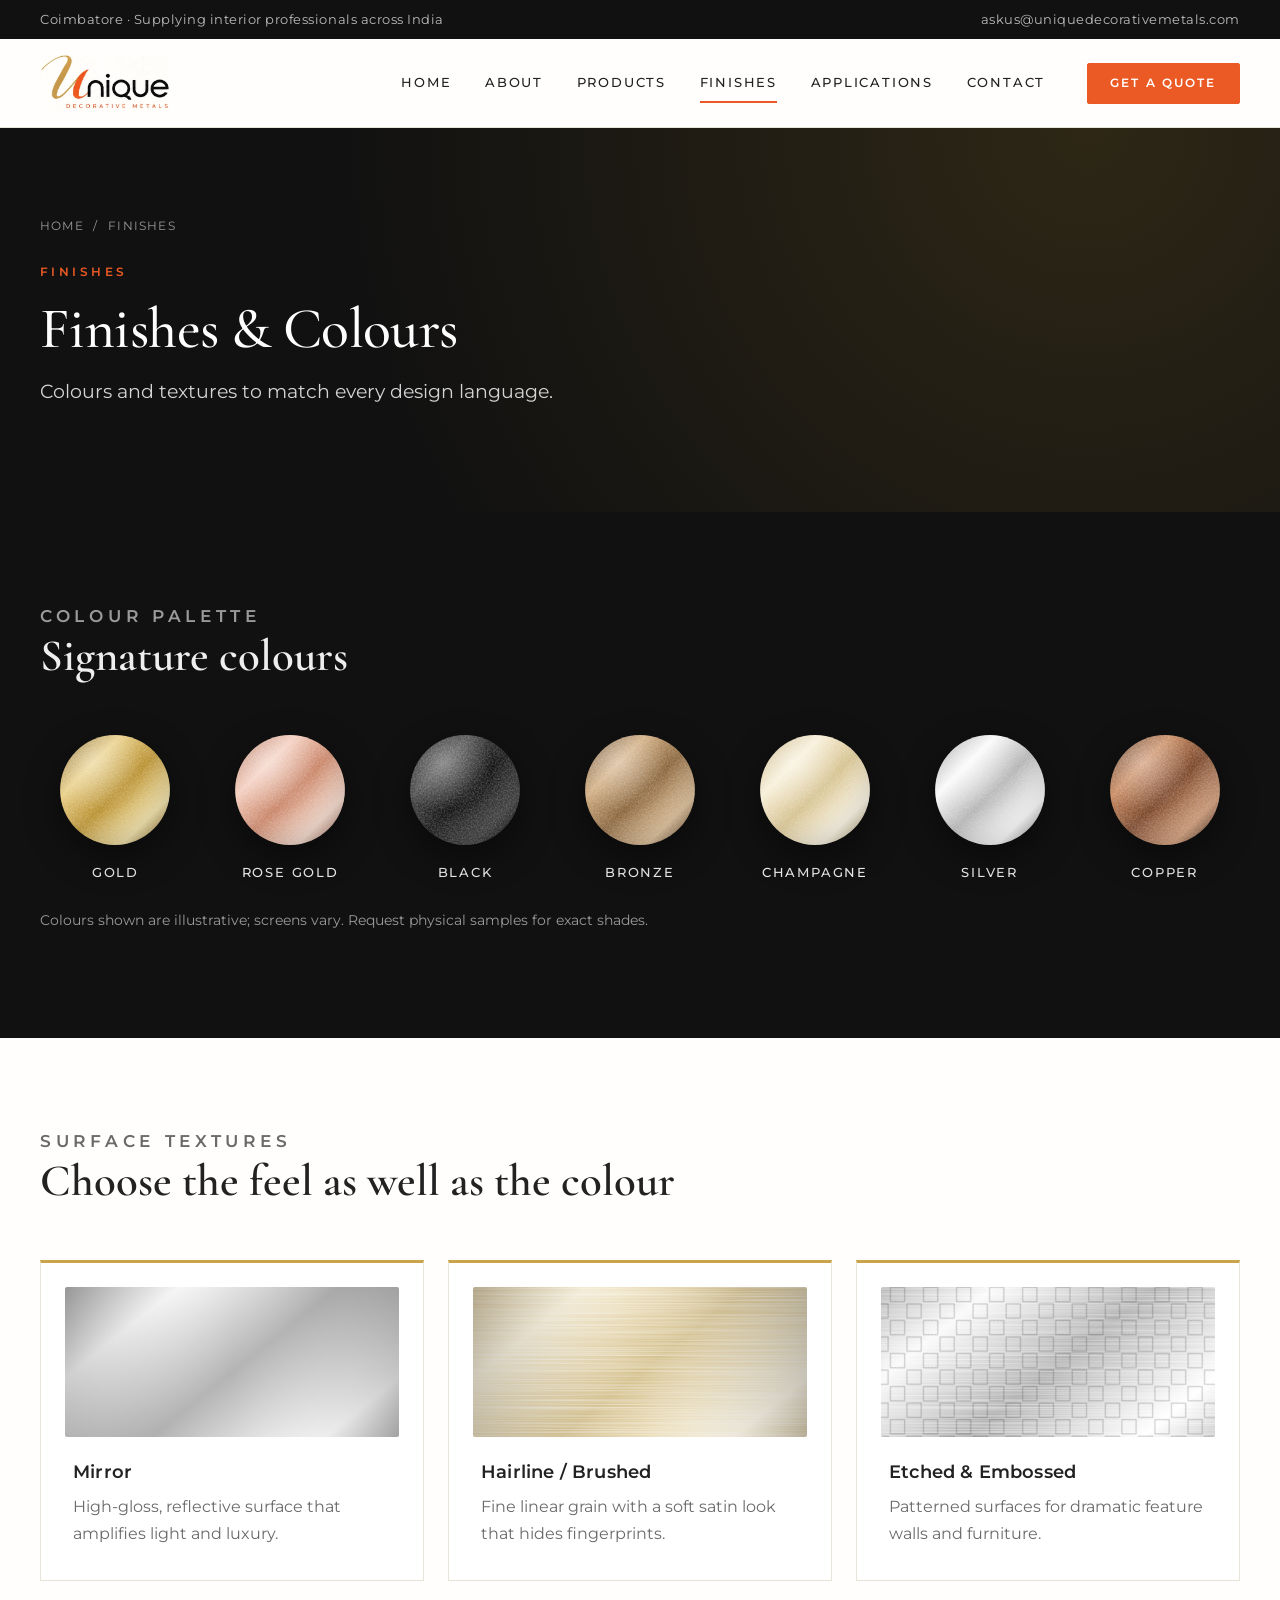
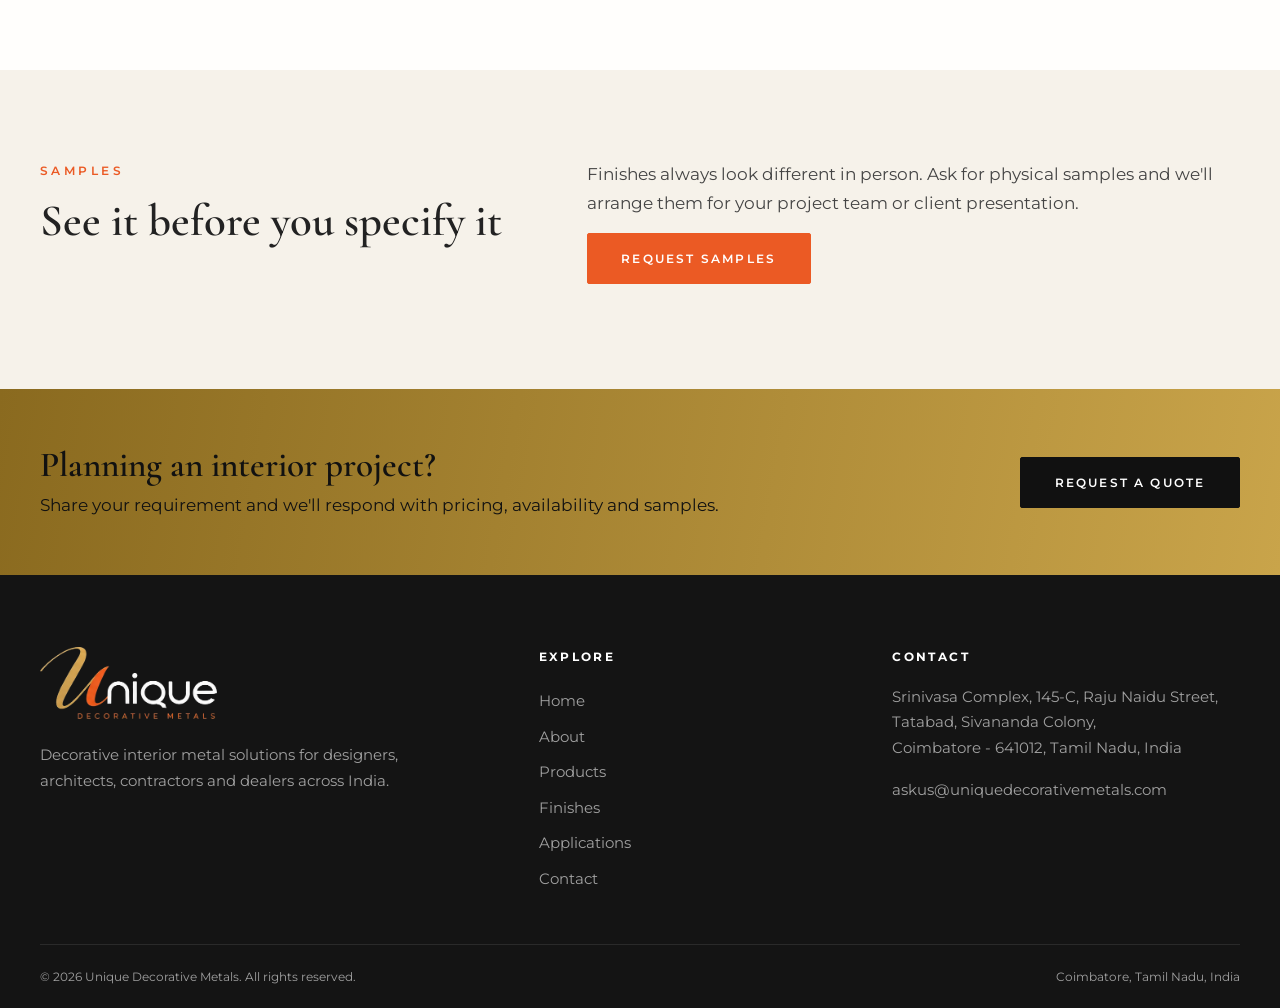
<file: finishes.html>
<!doctype html>
<html lang="en">
<head>
<meta charset="utf-8">
<meta name="viewport" content="width=device-width, initial-scale=1">
<title>Finishes & Colours | Unique Decorative Metals</title>
<meta name="description" content="Gold, rose gold, black, bronze, champagne, silver, copper and mirror finishes in a range of textures.">
<meta name="theme-color" content="#111111">
<link rel="canonical" href="https://techoholic1410.github.io/unique-metals-website/finishes.html">
<meta property="og:title" content="Finishes & Colours | Unique Decorative Metals"><meta property="og:description" content="Gold, rose gold, black, bronze, champagne, silver, copper and mirror finishes in a range of textures."><meta property="og:type" content="website"><meta property="og:image" content="https://techoholic1410.github.io/unique-metals-website/assets/logo.png">
<link rel="icon" href="assets/favicon.svg" type="image/svg+xml">
<link rel="preconnect" href="https://fonts.googleapis.com"><link rel="preconnect" href="https://fonts.gstatic.com" crossorigin>
<link href="https://fonts.googleapis.com/css2?family=Montserrat:wght@400;500;600;700&family=Cormorant+Garamond:ital,wght@0,500;0,600;0,700;1,500;1,600&display=swap" rel="stylesheet">
<link rel="stylesheet" href="styles.css">
<script type="application/ld+json">{"@context":"https://schema.org","@type":"LocalBusiness","name":"Unique Decorative Metals","url":"https://techoholic1410.github.io/unique-metals-website/","foundingDate":"2026","description":"Trader and supplier of decorative interior metal solutions across India.","address":{"@type":"PostalAddress","streetAddress":"Srinivasa Complex, 145-C, Raju Naidu Street, Tatabad, Sivananda Colony","addressLocality":"Coimbatore","addressRegion":"Tamil Nadu","postalCode":"641012","addressCountry":"IN"}}</script>
</head>
<body>
<a class="skip" href="#main">Skip to content</a>
<div class="topbar"><div class="wrap"><span>Coimbatore · Supplying interior professionals across India</span><span><a href="mailto:askus@uniquedecorativemetals.com">askus@uniquedecorativemetals.com</a></span></div></div>
<header class="site-header"><div class="wrap nav">
<a href="index.html" class="brand" aria-label="Unique Decorative Metals home"><img src="assets/logo.png" alt="Unique Decorative Metals" width="222" height="96"></a>
<button class="menu-btn" aria-label="Menu" aria-expanded="false" aria-controls="menu"><span></span><span></span><span></span></button>
<nav id="menu" class="menu" aria-label="Main"><a href="index.html">Home</a><a href="about.html">About</a><a href="products.html">Products</a><a href="finishes.html" aria-current="page">Finishes</a><a href="applications.html">Applications</a><a href="contact.html">Contact</a><a href="contact.html#enquiry" class="btn btn-sm">Get a Quote</a></nav>
</div></header>
<main id="main">
<section class="page-hero"><div class="wrap"><nav class="crumbs" aria-label="Breadcrumb"><a href="index.html">Home</a><span>/</span>Finishes</nav><p class="eyebrow">Finishes</p><h1>Finishes &amp; Colours</h1><p class="lead">Colours and textures to match every design language.</p></div></section>
<section class="section dark"><div class="wrap">
<div class="sec-head"><p class="eyebrow">Colour Palette</p><h2>Signature colours</h2></div>
<div class="swatches"><div class="sw"><svg class="disc" viewBox="0 0 100 100" role="img" aria-label="gold"><defs><linearGradient id="m24g" x1="0" y1="0" x2="1" y2="1"><stop offset="0" stop-color="#7a5a1a"/><stop offset="0.28" stop-color="#e9cf86"/><stop offset="0.52" stop-color="#b8902f"/><stop offset="0.78" stop-color="#f6e4a6"/><stop offset="1" stop-color="#9a7424"/></linearGradient><filter id="m24f" x="0" y="0" width="100%" height="100%"><feTurbulence type="fractalNoise" baseFrequency="0.7" numOctaves="2" seed="3"/><feColorMatrix values="0 0 0 0 1  0 0 0 0 1  0 0 0 0 1  0 0 0 0.42000000000000004 -0.14"/></filter><clipPath id="m24k"><circle cx="50" cy="50" r="49"/></clipPath><radialGradient id="m24r" cx=".3" cy=".25" r=".9"><stop offset="0" stop-color="#fff" stop-opacity=".35"/><stop offset=".5" stop-color="#fff" stop-opacity="0"/><stop offset="1" stop-color="#000" stop-opacity=".28"/></radialGradient></defs><circle cx="50" cy="50" r="49" fill="url(#m24g)"/><g clip-path="url(#m24k)"><rect width="100" height="100" filter="url(#m24f)" style="mix-blend-mode:overlay"/></g><circle cx="50" cy="50" r="49" fill="url(#m24r)"/></svg><b>Gold</b></div><div class="sw"><svg class="disc" viewBox="0 0 100 100" role="img" aria-label="rose"><defs><linearGradient id="m25g" x1="0" y1="0" x2="1" y2="1"><stop offset="0" stop-color="#a8664d"/><stop offset="0.28" stop-color="#f4cdbd"/><stop offset="0.52" stop-color="#c98467"/><stop offset="0.78" stop-color="#f9dccd"/><stop offset="1" stop-color="#b3705a"/></linearGradient><filter id="m25f" x="0" y="0" width="100%" height="100%"><feTurbulence type="fractalNoise" baseFrequency="0.7" numOctaves="2" seed="3"/><feColorMatrix values="0 0 0 0 1  0 0 0 0 1  0 0 0 0 1  0 0 0 0.42000000000000004 -0.14"/></filter><clipPath id="m25k"><circle cx="50" cy="50" r="49"/></clipPath><radialGradient id="m25r" cx=".3" cy=".25" r=".9"><stop offset="0" stop-color="#fff" stop-opacity=".35"/><stop offset=".5" stop-color="#fff" stop-opacity="0"/><stop offset="1" stop-color="#000" stop-opacity=".28"/></radialGradient></defs><circle cx="50" cy="50" r="49" fill="url(#m25g)"/><g clip-path="url(#m25k)"><rect width="100" height="100" filter="url(#m25f)" style="mix-blend-mode:overlay"/></g><circle cx="50" cy="50" r="49" fill="url(#m25r)"/></svg><b>Rose Gold</b></div><div class="sw"><svg class="disc" viewBox="0 0 100 100" role="img" aria-label="black"><defs><linearGradient id="m26g" x1="0" y1="0" x2="1" y2="1"><stop offset="0" stop-color="#0a0a0a"/><stop offset="0.28" stop-color="#4a4a4a"/><stop offset="0.52" stop-color="#111111"/><stop offset="0.78" stop-color="#3a3a3a"/><stop offset="1" stop-color="#050505"/></linearGradient><filter id="m26f" x="0" y="0" width="100%" height="100%"><feTurbulence type="fractalNoise" baseFrequency="0.7" numOctaves="2" seed="3"/><feColorMatrix values="0 0 0 0 1  0 0 0 0 1  0 0 0 0 1  0 0 0 0.42000000000000004 -0.14"/></filter><clipPath id="m26k"><circle cx="50" cy="50" r="49"/></clipPath><radialGradient id="m26r" cx=".3" cy=".25" r=".9"><stop offset="0" stop-color="#fff" stop-opacity=".35"/><stop offset=".5" stop-color="#fff" stop-opacity="0"/><stop offset="1" stop-color="#000" stop-opacity=".28"/></radialGradient></defs><circle cx="50" cy="50" r="49" fill="url(#m26g)"/><g clip-path="url(#m26k)"><rect width="100" height="100" filter="url(#m26f)" style="mix-blend-mode:overlay"/></g><circle cx="50" cy="50" r="49" fill="url(#m26r)"/></svg><b>Black</b></div><div class="sw"><svg class="disc" viewBox="0 0 100 100" role="img" aria-label="bronze"><defs><linearGradient id="m27g" x1="0" y1="0" x2="1" y2="1"><stop offset="0" stop-color="#5e4226"/><stop offset="0.28" stop-color="#d1ad80"/><stop offset="0.52" stop-color="#8a643a"/><stop offset="0.78" stop-color="#e0c096"/><stop offset="1" stop-color="#6b4a2a"/></linearGradient><filter id="m27f" x="0" y="0" width="100%" height="100%"><feTurbulence type="fractalNoise" baseFrequency="0.7" numOctaves="2" seed="3"/><feColorMatrix values="0 0 0 0 1  0 0 0 0 1  0 0 0 0 1  0 0 0 0.42000000000000004 -0.14"/></filter><clipPath id="m27k"><circle cx="50" cy="50" r="49"/></clipPath><radialGradient id="m27r" cx=".3" cy=".25" r=".9"><stop offset="0" stop-color="#fff" stop-opacity=".35"/><stop offset=".5" stop-color="#fff" stop-opacity="0"/><stop offset="1" stop-color="#000" stop-opacity=".28"/></radialGradient></defs><circle cx="50" cy="50" r="49" fill="url(#m27g)"/><g clip-path="url(#m27k)"><rect width="100" height="100" filter="url(#m27f)" style="mix-blend-mode:overlay"/></g><circle cx="50" cy="50" r="49" fill="url(#m27r)"/></svg><b>Bronze</b></div><div class="sw"><svg class="disc" viewBox="0 0 100 100" role="img" aria-label="champagne"><defs><linearGradient id="m28g" x1="0" y1="0" x2="1" y2="1"><stop offset="0" stop-color="#bfa874"/><stop offset="0.28" stop-color="#f8efd7"/><stop offset="0.52" stop-color="#d6c28f"/><stop offset="0.78" stop-color="#fff8e6"/><stop offset="1" stop-color="#c8b27c"/></linearGradient><filter id="m28f" x="0" y="0" width="100%" height="100%"><feTurbulence type="fractalNoise" baseFrequency="0.7" numOctaves="2" seed="3"/><feColorMatrix values="0 0 0 0 1  0 0 0 0 1  0 0 0 0 1  0 0 0 0.42000000000000004 -0.14"/></filter><clipPath id="m28k"><circle cx="50" cy="50" r="49"/></clipPath><radialGradient id="m28r" cx=".3" cy=".25" r=".9"><stop offset="0" stop-color="#fff" stop-opacity=".35"/><stop offset=".5" stop-color="#fff" stop-opacity="0"/><stop offset="1" stop-color="#000" stop-opacity=".28"/></radialGradient></defs><circle cx="50" cy="50" r="49" fill="url(#m28g)"/><g clip-path="url(#m28k)"><rect width="100" height="100" filter="url(#m28f)" style="mix-blend-mode:overlay"/></g><circle cx="50" cy="50" r="49" fill="url(#m28r)"/></svg><b>Champagne</b></div><div class="sw"><svg class="disc" viewBox="0 0 100 100" role="img" aria-label="silver"><defs><linearGradient id="m29g" x1="0" y1="0" x2="1" y2="1"><stop offset="0" stop-color="#8c8c8c"/><stop offset="0.28" stop-color="#fafafa"/><stop offset="0.52" stop-color="#b4b4b4"/><stop offset="0.78" stop-color="#ffffff"/><stop offset="1" stop-color="#9e9e9e"/></linearGradient><filter id="m29f" x="0" y="0" width="100%" height="100%"><feTurbulence type="fractalNoise" baseFrequency="0.7" numOctaves="2" seed="3"/><feColorMatrix values="0 0 0 0 1  0 0 0 0 1  0 0 0 0 1  0 0 0 0.42000000000000004 -0.14"/></filter><clipPath id="m29k"><circle cx="50" cy="50" r="49"/></clipPath><radialGradient id="m29r" cx=".3" cy=".25" r=".9"><stop offset="0" stop-color="#fff" stop-opacity=".35"/><stop offset=".5" stop-color="#fff" stop-opacity="0"/><stop offset="1" stop-color="#000" stop-opacity=".28"/></radialGradient></defs><circle cx="50" cy="50" r="49" fill="url(#m29g)"/><g clip-path="url(#m29k)"><rect width="100" height="100" filter="url(#m29f)" style="mix-blend-mode:overlay"/></g><circle cx="50" cy="50" r="49" fill="url(#m29r)"/></svg><b>Silver</b></div><div class="sw"><svg class="disc" viewBox="0 0 100 100" role="img" aria-label="copper"><defs><linearGradient id="m30g" x1="0" y1="0" x2="1" y2="1"><stop offset="0" stop-color="#4a2a16"/><stop offset="0.28" stop-color="#c98a60"/><stop offset="0.52" stop-color="#7a4528"/><stop offset="0.78" stop-color="#d9a07a"/><stop offset="1" stop-color="#55311b"/></linearGradient><filter id="m30f" x="0" y="0" width="100%" height="100%"><feTurbulence type="fractalNoise" baseFrequency="0.7" numOctaves="2" seed="3"/><feColorMatrix values="0 0 0 0 1  0 0 0 0 1  0 0 0 0 1  0 0 0 0.42000000000000004 -0.14"/></filter><clipPath id="m30k"><circle cx="50" cy="50" r="49"/></clipPath><radialGradient id="m30r" cx=".3" cy=".25" r=".9"><stop offset="0" stop-color="#fff" stop-opacity=".35"/><stop offset=".5" stop-color="#fff" stop-opacity="0"/><stop offset="1" stop-color="#000" stop-opacity=".28"/></radialGradient></defs><circle cx="50" cy="50" r="49" fill="url(#m30g)"/><g clip-path="url(#m30k)"><rect width="100" height="100" filter="url(#m30f)" style="mix-blend-mode:overlay"/></g><circle cx="50" cy="50" r="49" fill="url(#m30r)"/></svg><b>Copper</b></div></div>
<p class="note">Colours shown are illustrative; screens vary. Request physical samples for exact shades.</p></div></section>
<section class="section"><div class="wrap">
<div class="sec-head"><p class="eyebrow">Surface Textures</p><h2>Choose the feel as well as the colour</h2></div>
<div class="grid cards-3">
<div class="info"><div class="tex"><svg class="art" viewBox="0 0 400 320" preserveAspectRatio="xMidYMid slice" role="img" aria-label="silver metal sheet"><defs><linearGradient id="m31g" x1="0" y1="0" x2="1" y2="1"><stop offset="0" stop-color="#8c8c8c"/><stop offset="0.28" stop-color="#fafafa"/><stop offset="0.52" stop-color="#b4b4b4"/><stop offset="0.78" stop-color="#ffffff"/><stop offset="1" stop-color="#9e9e9e"/></linearGradient><filter id="m31f" x="0" y="0" width="100%" height="100%"><feTurbulence type="fractalNoise" baseFrequency="0.02" numOctaves="1" seed="3"/><feColorMatrix values="0 0 0 0 1  0 0 0 0 1  0 0 0 0 1  0 0 0 0.0 -0.0"/></filter><linearGradient id="m31s" x1="0" y1="0" x2="1" y2="0"><stop offset="0" stop-color="#000" stop-opacity=".18"/><stop offset=".5" stop-color="#fff" stop-opacity="0"/><stop offset="1" stop-color="#000" stop-opacity=".22"/></linearGradient></defs><rect width="400" height="320" fill="url(#m31g)"/><rect width="400" height="320" filter="url(#m31f)" style="mix-blend-mode:overlay"/><rect width="400" height="320" fill="url(#m31s)"/></svg></div><h3>Mirror</h3><p>High-gloss, reflective surface that amplifies light and luxury.</p></div>
<div class="info"><div class="tex"><svg class="art" viewBox="0 0 400 320" preserveAspectRatio="xMidYMid slice" role="img" aria-label="champagne metal sheet"><defs><linearGradient id="m35g" x1="0" y1="0" x2="1" y2="1"><stop offset="0" stop-color="#bfa874"/><stop offset="0.28" stop-color="#f8efd7"/><stop offset="0.52" stop-color="#d6c28f"/><stop offset="0.78" stop-color="#fff8e6"/><stop offset="1" stop-color="#c8b27c"/></linearGradient><filter id="m35f" x="0" y="0" width="100%" height="100%"><feTurbulence type="fractalNoise" baseFrequency="0.004 0.9" numOctaves="2" seed="3"/><feColorMatrix values="0 0 0 0 1  0 0 0 0 1  0 0 0 0 1  0 0 0 0.8999999999999999 -0.3"/></filter><linearGradient id="m35s" x1="0" y1="0" x2="1" y2="0"><stop offset="0" stop-color="#000" stop-opacity=".18"/><stop offset=".5" stop-color="#fff" stop-opacity="0"/><stop offset="1" stop-color="#000" stop-opacity=".22"/></linearGradient></defs><rect width="400" height="320" fill="url(#m35g)"/><rect width="400" height="320" filter="url(#m35f)" style="mix-blend-mode:overlay"/><rect width="400" height="320" fill="url(#m35s)"/></svg></div><h3>Hairline / Brushed</h3><p>Fine linear grain with a soft satin look that hides fingerprints.</p></div>
<div class="info"><div class="tex"><svg class="art" viewBox="0 0 400 320" preserveAspectRatio="xMidYMid slice" role="img" aria-label="Etched and hairline metal"><defs><linearGradient id="m39g" x1="0" y1="0" x2="1" y2="1"><stop offset="0" stop-color="#8c8c8c"/><stop offset="0.28" stop-color="#fafafa"/><stop offset="0.52" stop-color="#b4b4b4"/><stop offset="0.78" stop-color="#ffffff"/><stop offset="1" stop-color="#9e9e9e"/></linearGradient><filter id="m39f" x="0" y="0" width="100%" height="100%"><feTurbulence type="fractalNoise" baseFrequency="0.004 0.9" numOctaves="2" seed="3"/><feColorMatrix values="0 0 0 0 1  0 0 0 0 1  0 0 0 0 1  0 0 0 0.8999999999999999 -0.3"/></filter><pattern id="m39p" width="28" height="28" patternUnits="userSpaceOnUse" patternTransform="rotate(45)"><path d="M14 2 L26 14 L14 26 L2 14Z" fill="none" stroke="#000" stroke-opacity=".22" stroke-width="1.2"/></pattern></defs><rect width="400" height="320" fill="url(#m39g)"/><rect width="400" height="320" filter="url(#m39f)" style="mix-blend-mode:overlay"/><rect width="400" height="320" fill="url(#m39p)"/></svg></div><h3>Etched &amp; Embossed</h3><p>Patterned surfaces for dramatic feature walls and furniture.</p></div>
</div></div></section>
<section class="section alt"><div class="wrap split">
<div><p class="eyebrow">Samples</p><h2>See it before you specify it</h2></div>
<div class="prose"><p>Finishes always look different in person. Ask for physical samples and we'll arrange them for your project team or client presentation.</p><p><a class="btn" href="contact.html#enquiry">Request samples</a></p></div></div></section>

</main>
<section class="cta-band"><div class="wrap"><div><h2>Planning an interior project?</h2><p>Share your requirement and we'll respond with pricing, availability and samples.</p></div><a class="btn" href="contact.html#enquiry">Request a Quote</a></div></section>
<footer class="site-footer"><div class="wrap foot-grid">
<div><img src="assets/logo-reverse.png" alt="Unique Decorative Metals" width="217" height="88"><p>Decorative interior metal solutions for designers, architects, contractors and dealers across India.</p></div>
<div><h4>Explore</h4><a href="index.html">Home</a><a href="about.html">About</a><a href="products.html">Products</a><a href="finishes.html">Finishes</a><a href="applications.html">Applications</a><a href="contact.html">Contact</a></div>
<div><h4>Contact</h4><address>Srinivasa Complex, 145-C, Raju Naidu Street,<br>Tatabad, Sivananda Colony,<br>Coimbatore - 641012, Tamil Nadu, India</address><a href="mailto:askus@uniquedecorativemetals.com">askus@uniquedecorativemetals.com</a></div>
</div><div class="wrap legal"><span>© <span id="yr">2026</span> Unique Decorative Metals. All rights reserved.</span><span>Coimbatore, Tamil Nadu, India</span></div></footer>
<script src="script.js"></script>
</body>
</html>
</file>
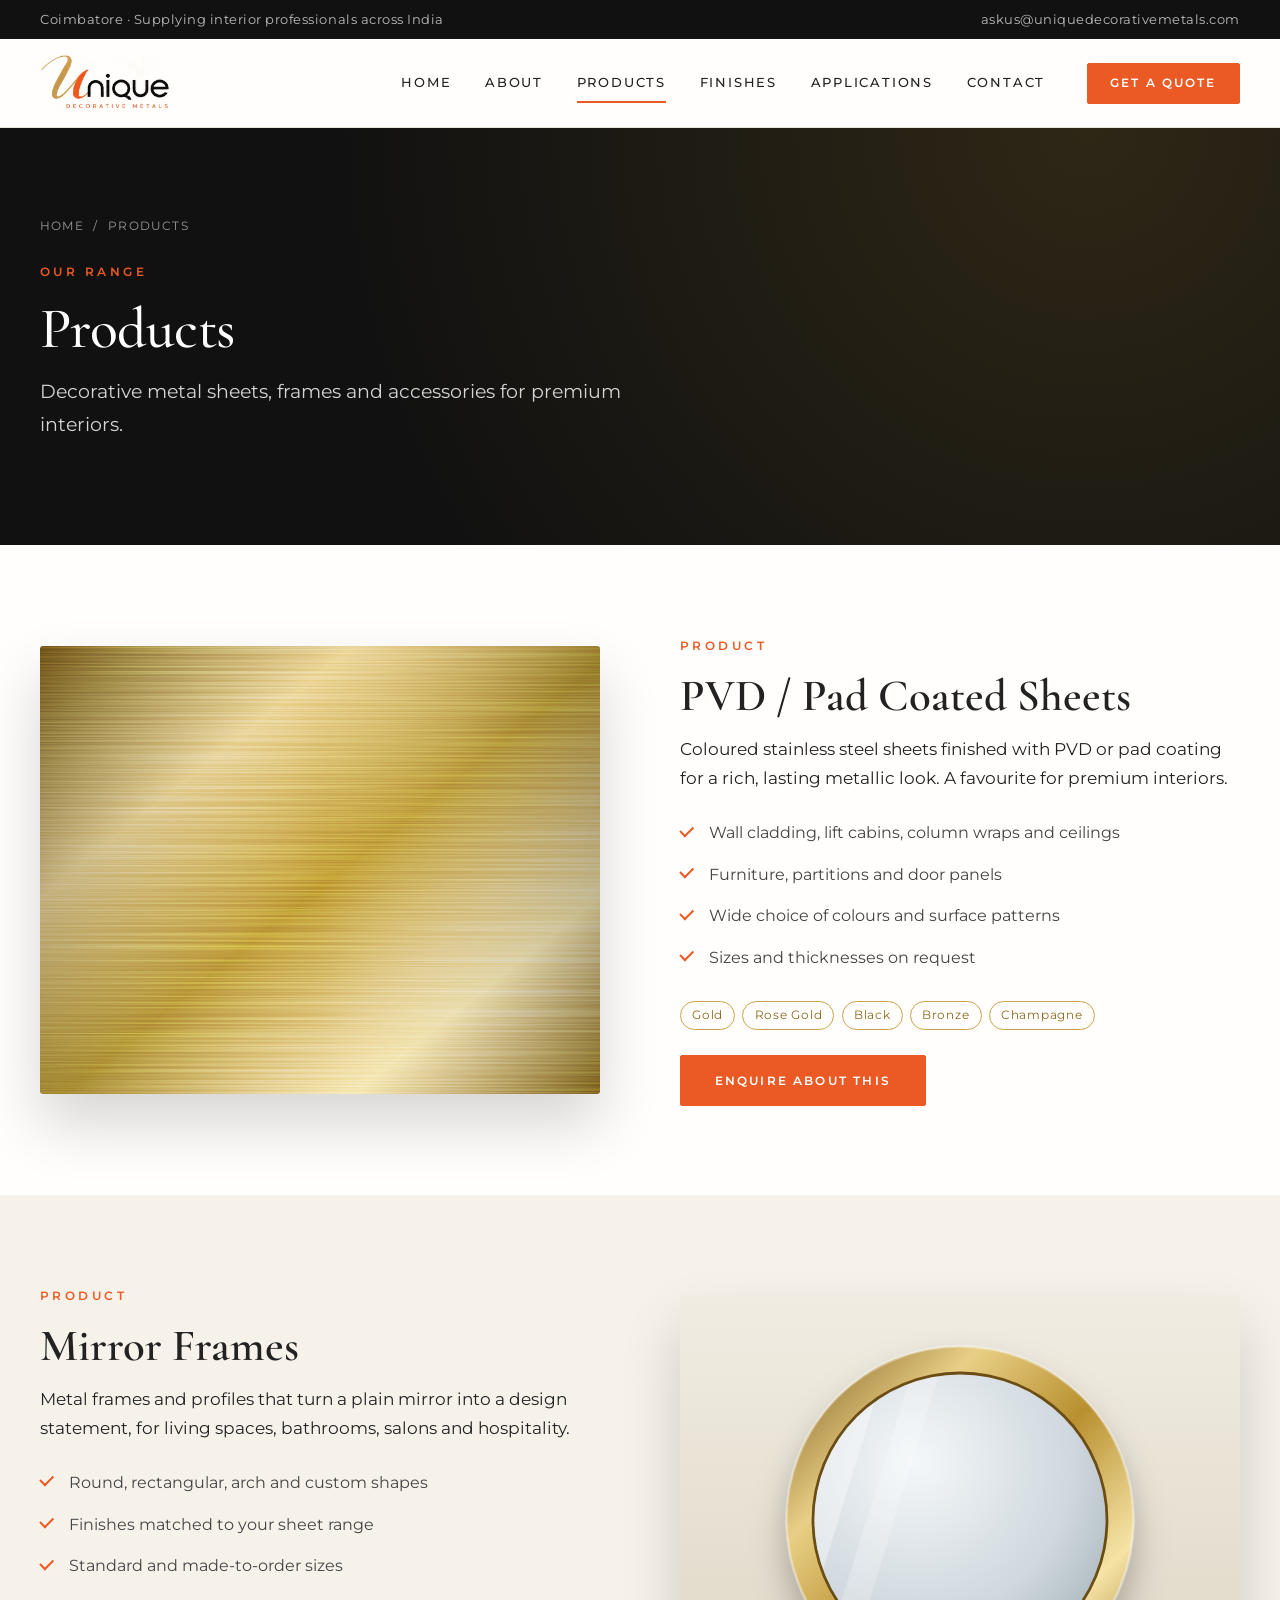
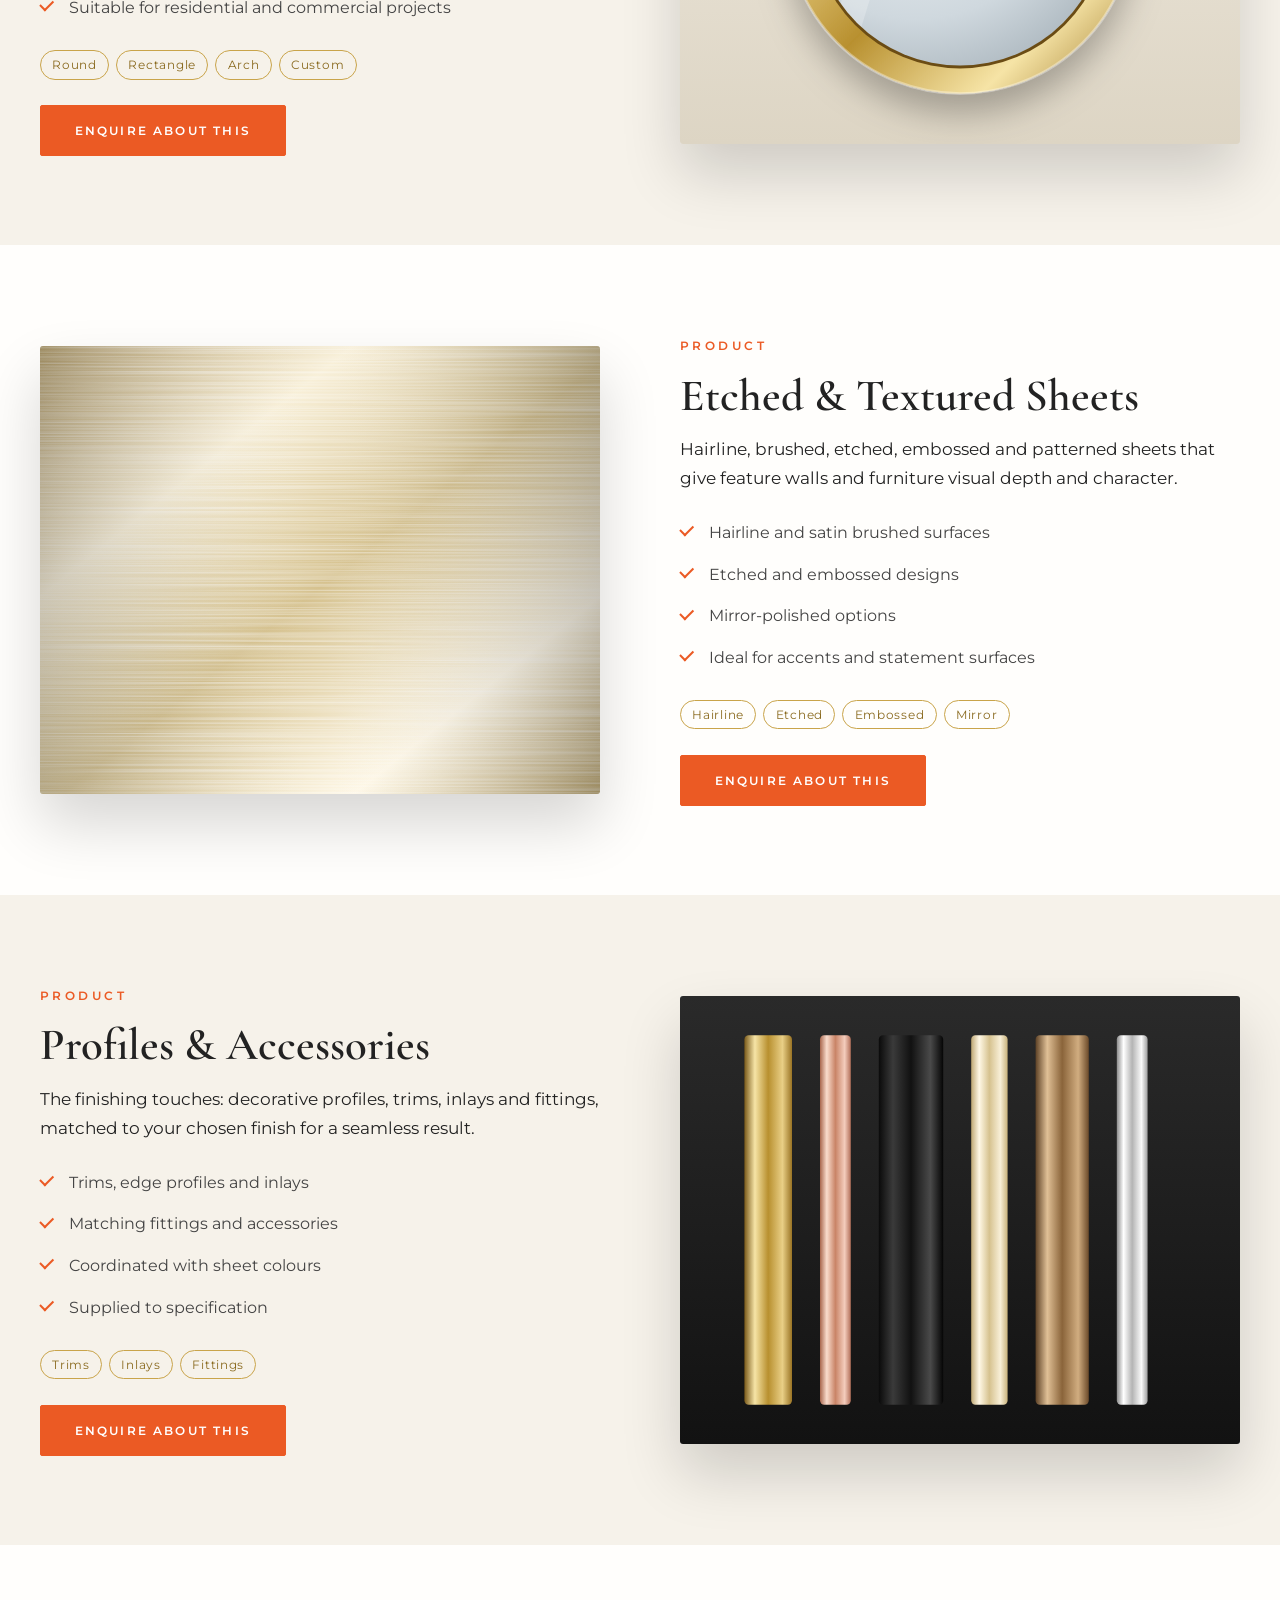
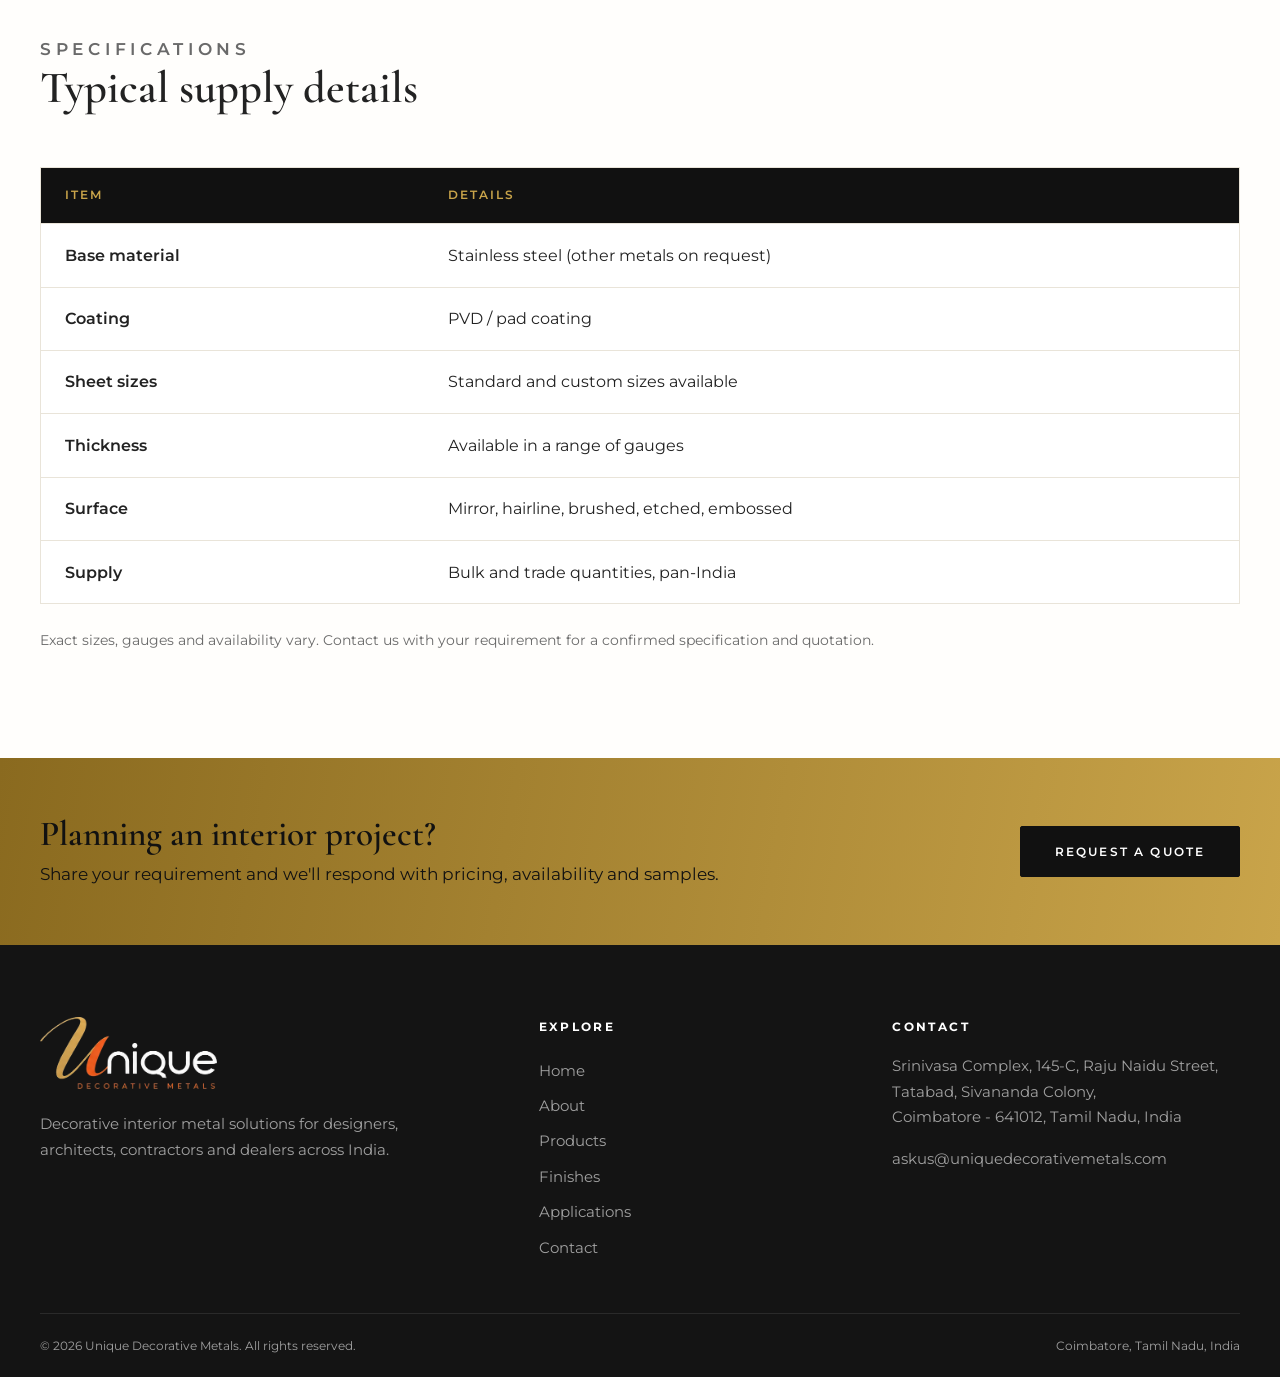
<file: products.html>
<!doctype html>
<html lang="en">
<head>
<meta charset="utf-8">
<meta name="viewport" content="width=device-width, initial-scale=1">
<title>Products | PVD Coated Sheets & Mirror Frames | Unique Decorative Metals</title>
<meta name="description" content="Explore PVD / pad coated sheets, mirror frames, etched and textured sheets, profiles and accessories.">
<meta name="theme-color" content="#111111">
<link rel="canonical" href="https://techoholic1410.github.io/unique-metals-website/products.html">
<meta property="og:title" content="Products | PVD Coated Sheets & Mirror Frames | Unique Decorative Metals"><meta property="og:description" content="Explore PVD / pad coated sheets, mirror frames, etched and textured sheets, profiles and accessories."><meta property="og:type" content="website"><meta property="og:image" content="https://techoholic1410.github.io/unique-metals-website/assets/logo.png">
<link rel="icon" href="assets/favicon.svg" type="image/svg+xml">
<link rel="preconnect" href="https://fonts.googleapis.com"><link rel="preconnect" href="https://fonts.gstatic.com" crossorigin>
<link href="https://fonts.googleapis.com/css2?family=Montserrat:wght@400;500;600;700&family=Cormorant+Garamond:ital,wght@0,500;0,600;0,700;1,500;1,600&display=swap" rel="stylesheet">
<link rel="stylesheet" href="styles.css">
<script type="application/ld+json">{"@context":"https://schema.org","@type":"LocalBusiness","name":"Unique Decorative Metals","url":"https://techoholic1410.github.io/unique-metals-website/","foundingDate":"2026","description":"Trader and supplier of decorative interior metal solutions across India.","address":{"@type":"PostalAddress","streetAddress":"Srinivasa Complex, 145-C, Raju Naidu Street, Tatabad, Sivananda Colony","addressLocality":"Coimbatore","addressRegion":"Tamil Nadu","postalCode":"641012","addressCountry":"IN"}}</script>
</head>
<body>
<a class="skip" href="#main">Skip to content</a>
<div class="topbar"><div class="wrap"><span>Coimbatore · Supplying interior professionals across India</span><span><a href="mailto:askus@uniquedecorativemetals.com">askus@uniquedecorativemetals.com</a></span></div></div>
<header class="site-header"><div class="wrap nav">
<a href="index.html" class="brand" aria-label="Unique Decorative Metals home"><img src="assets/logo.png" alt="Unique Decorative Metals" width="222" height="96"></a>
<button class="menu-btn" aria-label="Menu" aria-expanded="false" aria-controls="menu"><span></span><span></span><span></span></button>
<nav id="menu" class="menu" aria-label="Main"><a href="index.html">Home</a><a href="about.html">About</a><a href="products.html" aria-current="page">Products</a><a href="finishes.html">Finishes</a><a href="applications.html">Applications</a><a href="contact.html">Contact</a><a href="contact.html#enquiry" class="btn btn-sm">Get a Quote</a></nav>
</div></header>
<main id="main">
<section class="page-hero"><div class="wrap"><nav class="crumbs" aria-label="Breadcrumb"><a href="index.html">Home</a><span>/</span>Products</nav><p class="eyebrow">Our Range</p><h1>Products</h1><p class="lead">Decorative metal sheets, frames and accessories for premium interiors.</p></div></section><section id="sheets" class="section"><div class="wrap prod">
<div class="thumb big"><svg class="art" viewBox="0 0 400 320" preserveAspectRatio="xMidYMid slice" role="img" aria-label="gold metal sheet"><defs><linearGradient id="m18g" x1="0" y1="0" x2="1" y2="1"><stop offset="0" stop-color="#7a5a1a"/><stop offset="0.28" stop-color="#e9cf86"/><stop offset="0.52" stop-color="#b8902f"/><stop offset="0.78" stop-color="#f6e4a6"/><stop offset="1" stop-color="#9a7424"/></linearGradient><filter id="m18f" x="0" y="0" width="100%" height="100%"><feTurbulence type="fractalNoise" baseFrequency="0.004 0.9" numOctaves="2" seed="3"/><feColorMatrix values="0 0 0 0 1  0 0 0 0 1  0 0 0 0 1  0 0 0 0.8999999999999999 -0.3"/></filter><linearGradient id="m18s" x1="0" y1="0" x2="1" y2="0"><stop offset="0" stop-color="#000" stop-opacity=".18"/><stop offset=".5" stop-color="#fff" stop-opacity="0"/><stop offset="1" stop-color="#000" stop-opacity=".22"/></linearGradient></defs><rect width="400" height="320" fill="url(#m18g)"/><rect width="400" height="320" filter="url(#m18f)" style="mix-blend-mode:overlay"/><rect width="400" height="320" fill="url(#m18s)"/></svg></div>
<div><p class="eyebrow">Product</p><h2>PVD / Pad Coated Sheets</h2><p>Coloured stainless steel sheets finished with PVD or pad coating for a rich, lasting metallic look. A favourite for premium interiors.</p><ul class="ticks"><li>Wall cladding, lift cabins, column wraps and ceilings</li><li>Furniture, partitions and door panels</li><li>Wide choice of colours and surface patterns</li><li>Sizes and thicknesses on request</li></ul><ul class="tags"><li>Gold</li><li>Rose Gold</li><li>Black</li><li>Bronze</li><li>Champagne</li></ul>
<a class="btn" href="contact.html?product=PVD%20/%20Pad%20Coated%20Sheets#enquiry">Enquire about this</a></div></div></section><section id="frames" class="section alt"><div class="wrap prod rev">
<div class="thumb big"><svg class="art" viewBox="0 0 400 320" preserveAspectRatio="xMidYMid slice" role="img" aria-label="Round metal mirror frame"><defs><linearGradient id="m19g" x1="0" y1="0" x2="1" y2="1"><stop offset="0" stop-color="#7a5a1a"/><stop offset="0.28" stop-color="#e9cf86"/><stop offset="0.52" stop-color="#b8902f"/><stop offset="0.78" stop-color="#f6e4a6"/><stop offset="1" stop-color="#9a7424"/></linearGradient><filter id="m19f" x="0" y="0" width="100%" height="100%"><feTurbulence type="fractalNoise" baseFrequency="0.7" numOctaves="2" seed="3"/><feColorMatrix values="0 0 0 0 1  0 0 0 0 1  0 0 0 0 1  0 0 0 0.42000000000000004 -0.14"/></filter><radialGradient id="m19w" cx=".35" cy=".3" r=".9"><stop offset="0" stop-color="#f4f7f9"/><stop offset=".6" stop-color="#cfd8de"/><stop offset="1" stop-color="#9eaab2"/></radialGradient><linearGradient id="m19b" x1="0" y1="0" x2="0" y2="1"><stop offset="0" stop-color="#f1ece2"/><stop offset="1" stop-color="#ddd5c4"/></linearGradient><filter id="m19sh" x="-30%" y="-30%" width="160%" height="170%"><feDropShadow dx="0" dy="14" stdDeviation="12" flood-color="#000" flood-opacity=".28"/></filter><clipPath id="m19c"><circle cx="200" cy="160" r="104"/></clipPath></defs><rect width="400" height="320" fill="url(#m19b)"/><g filter="url(#m19sh)"><circle cx="200" cy="160" r="124" fill="url(#m19g)"/></g><circle cx="200" cy="160" r="124" fill="none" stroke="#fff" stroke-opacity=".35" stroke-width="2"/><circle cx="200" cy="160" r="106" fill="#6b4c14"/><circle cx="200" cy="160" r="104" fill="url(#m19w)"/><g clip-path="url(#m19c)"><polygon points="90,40 150,40 70,300 10,300" fill="#fff" opacity=".35"/><polygon points="170,40 190,40 110,300 90,300" fill="#fff" opacity=".22"/></g></svg></div>
<div><p class="eyebrow">Product</p><h2>Mirror Frames</h2><p>Metal frames and profiles that turn a plain mirror into a design statement, for living spaces, bathrooms, salons and hospitality.</p><ul class="ticks"><li>Round, rectangular, arch and custom shapes</li><li>Finishes matched to your sheet range</li><li>Standard and made-to-order sizes</li><li>Suitable for residential and commercial projects</li></ul><ul class="tags"><li>Round</li><li>Rectangle</li><li>Arch</li><li>Custom</li></ul>
<a class="btn" href="contact.html?product=Mirror%20Frames#enquiry">Enquire about this</a></div></div></section><section id="textured" class="section"><div class="wrap prod">
<div class="thumb big"><svg class="art" viewBox="0 0 400 320" preserveAspectRatio="xMidYMid slice" role="img" aria-label="champagne metal sheet"><defs><linearGradient id="m21g" x1="0" y1="0" x2="1" y2="1"><stop offset="0" stop-color="#bfa874"/><stop offset="0.28" stop-color="#f8efd7"/><stop offset="0.52" stop-color="#d6c28f"/><stop offset="0.78" stop-color="#fff8e6"/><stop offset="1" stop-color="#c8b27c"/></linearGradient><filter id="m21f" x="0" y="0" width="100%" height="100%"><feTurbulence type="fractalNoise" baseFrequency="0.004 0.9" numOctaves="2" seed="3"/><feColorMatrix values="0 0 0 0 1  0 0 0 0 1  0 0 0 0 1  0 0 0 0.8999999999999999 -0.3"/></filter><linearGradient id="m21s" x1="0" y1="0" x2="1" y2="0"><stop offset="0" stop-color="#000" stop-opacity=".18"/><stop offset=".5" stop-color="#fff" stop-opacity="0"/><stop offset="1" stop-color="#000" stop-opacity=".22"/></linearGradient></defs><rect width="400" height="320" fill="url(#m21g)"/><rect width="400" height="320" filter="url(#m21f)" style="mix-blend-mode:overlay"/><rect width="400" height="320" fill="url(#m21s)"/></svg></div>
<div><p class="eyebrow">Product</p><h2>Etched &amp; Textured Sheets</h2><p>Hairline, brushed, etched, embossed and patterned sheets that give feature walls and furniture visual depth and character.</p><ul class="ticks"><li>Hairline and satin brushed surfaces</li><li>Etched and embossed designs</li><li>Mirror-polished options</li><li>Ideal for accents and statement surfaces</li></ul><ul class="tags"><li>Hairline</li><li>Etched</li><li>Embossed</li><li>Mirror</li></ul>
<a class="btn" href="contact.html?product=Etched%20%26%20Textured%20Sheets#enquiry">Enquire about this</a></div></div></section><section id="profiles" class="section alt"><div class="wrap prod rev">
<div class="thumb big"><svg class="art" viewBox="0 0 400 320" preserveAspectRatio="xMidYMid slice" role="img" aria-label="Decorative metal profiles"><defs><linearGradient id="p23gold" x1="0" y1="0" x2="1" y2="0"><stop offset="0" stop-color="#7a5a1a"/><stop offset=".22" stop-color="#f6e4a6"/><stop offset=".5" stop-color="#b8902f"/><stop offset=".8" stop-color="#e9cf86"/><stop offset="1" stop-color="#9a7424"/></linearGradient><linearGradient id="p23rose" x1="0" y1="0" x2="1" y2="0"><stop offset="0" stop-color="#a8664d"/><stop offset=".22" stop-color="#f9dccd"/><stop offset=".5" stop-color="#c98467"/><stop offset=".8" stop-color="#f4cdbd"/><stop offset="1" stop-color="#b3705a"/></linearGradient><linearGradient id="p23black" x1="0" y1="0" x2="1" y2="0"><stop offset="0" stop-color="#0a0a0a"/><stop offset=".22" stop-color="#3a3a3a"/><stop offset=".5" stop-color="#111111"/><stop offset=".8" stop-color="#4a4a4a"/><stop offset="1" stop-color="#050505"/></linearGradient><linearGradient id="p23champagne" x1="0" y1="0" x2="1" y2="0"><stop offset="0" stop-color="#bfa874"/><stop offset=".22" stop-color="#fff8e6"/><stop offset=".5" stop-color="#d6c28f"/><stop offset=".8" stop-color="#f8efd7"/><stop offset="1" stop-color="#c8b27c"/></linearGradient><linearGradient id="p23bronze" x1="0" y1="0" x2="1" y2="0"><stop offset="0" stop-color="#5e4226"/><stop offset=".22" stop-color="#e0c096"/><stop offset=".5" stop-color="#8a643a"/><stop offset=".8" stop-color="#d1ad80"/><stop offset="1" stop-color="#6b4a2a"/></linearGradient><linearGradient id="p23silver" x1="0" y1="0" x2="1" y2="0"><stop offset="0" stop-color="#8c8c8c"/><stop offset=".22" stop-color="#ffffff"/><stop offset=".5" stop-color="#b4b4b4"/><stop offset=".8" stop-color="#fafafa"/><stop offset="1" stop-color="#9e9e9e"/></linearGradient><linearGradient id="p23b" x1="0" y1="0" x2="0" y2="1"><stop offset="0" stop-color="#2a2a2a"/><stop offset="1" stop-color="#121212"/></linearGradient></defs><rect width="400" height="320" fill="url(#p23b)"/><rect x="46" y="28" width="34" height="264" rx="3" fill="url(#p23gold)"/><rect x="100" y="28" width="22" height="264" rx="3" fill="url(#p23rose)"/><rect x="142" y="28" width="46" height="264" rx="3" fill="url(#p23black)"/><rect x="208" y="28" width="26" height="264" rx="3" fill="url(#p23champagne)"/><rect x="254" y="28" width="38" height="264" rx="3" fill="url(#p23bronze)"/><rect x="312" y="28" width="22" height="264" rx="3" fill="url(#p23silver)"/></svg></div>
<div><p class="eyebrow">Product</p><h2>Profiles &amp; Accessories</h2><p>The finishing touches: decorative profiles, trims, inlays and fittings, matched to your chosen finish for a seamless result.</p><ul class="ticks"><li>Trims, edge profiles and inlays</li><li>Matching fittings and accessories</li><li>Coordinated with sheet colours</li><li>Supplied to specification</li></ul><ul class="tags"><li>Trims</li><li>Inlays</li><li>Fittings</li></ul>
<a class="btn" href="contact.html?product=Profiles%20%26%20Accessories#enquiry">Enquire about this</a></div></div></section><section class="section"><div class="wrap">
<div class="sec-head"><p class="eyebrow">Specifications</p><h2>Typical supply details</h2></div>
<div class="table-wrap"><table><thead><tr><th>Item</th><th>Details</th></tr></thead><tbody>
<tr><td>Base material</td><td>Stainless steel (other metals on request)</td></tr>
<tr><td>Coating</td><td>PVD / pad coating</td></tr>
<tr><td>Sheet sizes</td><td>Standard and custom sizes available</td></tr>
<tr><td>Thickness</td><td>Available in a range of gauges</td></tr>
<tr><td>Surface</td><td>Mirror, hairline, brushed, etched, embossed</td></tr>
<tr><td>Supply</td><td>Bulk and trade quantities, pan-India</td></tr>
</tbody></table></div>
<p class="note">Exact sizes, gauges and availability vary. Contact us with your requirement for a confirmed specification and quotation.</p>
</div></section>
</main>
<section class="cta-band"><div class="wrap"><div><h2>Planning an interior project?</h2><p>Share your requirement and we'll respond with pricing, availability and samples.</p></div><a class="btn" href="contact.html#enquiry">Request a Quote</a></div></section>
<footer class="site-footer"><div class="wrap foot-grid">
<div><img src="assets/logo-reverse.png" alt="Unique Decorative Metals" width="217" height="88"><p>Decorative interior metal solutions for designers, architects, contractors and dealers across India.</p></div>
<div><h4>Explore</h4><a href="index.html">Home</a><a href="about.html">About</a><a href="products.html">Products</a><a href="finishes.html">Finishes</a><a href="applications.html">Applications</a><a href="contact.html">Contact</a></div>
<div><h4>Contact</h4><address>Srinivasa Complex, 145-C, Raju Naidu Street,<br>Tatabad, Sivananda Colony,<br>Coimbatore - 641012, Tamil Nadu, India</address><a href="mailto:askus@uniquedecorativemetals.com">askus@uniquedecorativemetals.com</a></div>
</div><div class="wrap legal"><span>© <span id="yr">2026</span> Unique Decorative Metals. All rights reserved.</span><span>Coimbatore, Tamil Nadu, India</span></div></footer>
<script src="script.js"></script>
</body>
</html>
</file>
<file: styles.css>
:root{--gold:#c9a44a;--gold-d:#8a6a1f;--orange:#eb5a24;--orange-d:#c94a18;--dark:#111;--ink:#222;--muted:#6a6a6a;--bg:#fffefc;--alt:#f6f2ea;--line:#e9e4d9;--font:'Montserrat',system-ui,sans-serif;--serif:'Cormorant Garamond',Georgia,serif}
*{box-sizing:border-box}
html{scroll-behavior:smooth;scroll-padding-top:110px}
body{margin:0;font-family:var(--font);font-size:1.0625rem;color:var(--ink);background:var(--bg);line-height:1.7;-webkit-font-smoothing:antialiased}
img{max-width:100%;height:auto;display:block}
a{color:inherit}
.wrap{width:min(1200px,100% - 48px);margin-inline:auto}
.narrow{max-width:820px}
.skip{position:absolute;left:-999px;top:0;background:var(--gold);color:#000;padding:.6rem 1rem;z-index:100}
.skip:focus{left:8px;top:8px}
:focus-visible{outline:2px solid var(--orange);outline-offset:3px}

.eyebrow{font-size:.78rem;letter-spacing:.28em;text-transform:uppercase;color:var(--orange);font-weight:600;margin:0 0 .9rem}
h1,h2,h3{line-height:1.15;margin:0 0 .8rem;font-weight:500}
h1{font-family:var(--serif);font-size:clamp(2.4rem,5.5vw,4.2rem);font-weight:500;letter-spacing:-.01em}
h1 em{font-style:italic;color:var(--gold);font-weight:600}
h2{font-family:var(--serif);font-size:clamp(1.9rem,3.6vw,2.8rem);font-weight:600}
h3{font-size:1.15rem;font-weight:600;letter-spacing:.01em}
p{margin:0 0 1rem}
.lead{font-size:1.18rem;line-height:1.75;color:#d4d4d4;max-width:600px}
.section{padding:clamp(4rem,7vw,6.5rem) 0}
.section.alt{background:var(--alt)}
.section.dark{background:var(--dark);color:#eee}
.sec-head{max-width:700px;margin-bottom:3.25rem}
.sec-head h2{margin-bottom:1rem}
.sec-head p{color:var(--muted);font-size:1.05rem;margin:0}
.dark .sec-head p,.dark .note{color:#9a9a9a}
.note{font-size:.9rem;color:var(--muted);margin-top:1.5rem}
.center{text-align:center;margin-top:2.5rem}
.prose p{color:#444;font-size:1.05rem}

.topbar{background:var(--dark);color:#bbb;font-size:.8rem;letter-spacing:.04em}
.topbar .wrap{display:flex;justify-content:space-between;gap:1rem;padding:.55rem 0;flex-wrap:wrap}
.topbar a{text-decoration:none}.topbar a:hover{color:var(--gold)}
.site-header{position:sticky;top:0;z-index:50;background:rgba(255,254,252,.97);backdrop-filter:blur(10px);border-bottom:1px solid var(--line)}
.nav{display:flex;align-items:center;justify-content:space-between;height:88px}
.brand img{height:56px;width:auto}
.menu{display:flex;gap:2.1rem;align-items:center;font-size:.8rem;letter-spacing:.14em;text-transform:uppercase;font-weight:500}
.menu a:not(.btn){text-decoration:none;position:relative;padding:.4rem 0}
.menu .btn{margin-left:.5rem}
.menu a:not(.btn)::after{content:"";position:absolute;left:0;bottom:-2px;height:2px;width:0;background:var(--orange);transition:width .25s}
.menu a:not(.btn):hover::after,.menu a[aria-current=page]::after{width:100%}
.menu-btn{display:none;background:none;border:0;padding:10px;cursor:pointer}
.menu-btn span{display:block;width:24px;height:2px;background:var(--dark);margin:5px 0}

.btn{display:inline-block;background:var(--orange);color:#fff;padding:1.05rem 2.1rem;line-height:1.2;text-align:center;border:1px solid var(--orange);border-radius:2px;font:600 .76rem var(--font);letter-spacing:.18em;text-transform:uppercase;text-decoration:none;cursor:pointer;transition:background .2s,color .2s,transform .2s}
.btn:hover{background:var(--orange-d);border-color:var(--orange-d);transform:translateY(-1px)}
.btn-sm{padding:.8rem 1.4rem;font-size:.74rem}
.btn-ghost{background:transparent;border-color:var(--gold);color:var(--gold)}
.btn-ghost:hover{background:var(--gold);border-color:var(--gold);color:var(--dark)}
.link{color:var(--orange);font-weight:600;font-size:.9rem;text-decoration:none;letter-spacing:.04em}
.link:hover{text-decoration:underline}
.cta-row{display:flex;gap:1rem;flex-wrap:wrap;margin-top:2rem}

.hero{background:radial-gradient(circle at 78% 30%,#2e2716,#111 62%);color:#fff;padding:clamp(4.5rem,9vw,8rem) 0;overflow:hidden}
.hero-grid{display:grid;grid-template-columns:1.05fr .95fr;gap:4.5rem;align-items:center}
.hero-art{display:grid;grid-template-columns:repeat(4,1fr);gap:14px;align-items:end;height:460px}
.hero-art figure{margin:0;position:relative;height:calc(62% + var(--o)*9%);border-radius:3px;overflow:hidden;box-shadow:0 28px 50px rgba(0,0,0,.5),inset 0 0 0 1px rgba(255,255,255,.08)}
.hero-art figure:nth-child(even){align-self:start;height:calc(70% - var(--o)*4%)}
.hero-art svg{position:absolute;inset:0;width:100%;height:100%}
.hero-art figcaption{position:absolute;left:0;right:0;bottom:0;padding:1.4rem .6rem .7rem;font-size:.66rem;letter-spacing:.2em;text-transform:uppercase;font-weight:600;color:#fff;background:linear-gradient(transparent,rgba(0,0,0,.55));text-align:center}

.trust{background:#0b0b0b;color:#ddd;border-top:1px solid #222}
.trust-grid{display:grid;grid-template-columns:repeat(4,1fr);gap:1rem;padding:2rem 0}
.trust-grid div{padding:0 1.5rem;border-left:1px solid #2a2a2a}
.trust-grid div:first-child{border-left:0;padding-left:0}
.trust b{display:block;color:var(--gold);font-size:1.05rem;font-weight:600}
.trust span{font-size:.74rem;letter-spacing:.14em;text-transform:uppercase;color:#888}

.page-hero{background:radial-gradient(circle at 85% 0%,#2e2716,#111 65%);color:#fff;padding:clamp(3rem,7vw,5.5rem) 0}
.page-hero h1{font-size:clamp(2.2rem,4.8vw,3.6rem)}
.crumbs{font-size:.75rem;letter-spacing:.1em;text-transform:uppercase;color:#999;margin-bottom:1.5rem;display:flex;gap:.6rem}
.crumbs a{text-decoration:none}.crumbs a:hover{color:var(--gold)}

.grid{display:grid;gap:1.5rem}
.cards{grid-template-columns:repeat(auto-fit,minmax(250px,1fr))}
.cards-3{grid-template-columns:repeat(auto-fit,minmax(280px,1fr))}
.card{background:#fff;border:1px solid var(--line);display:flex;flex-direction:column;transition:box-shadow .25s,transform .25s}
.card:hover{box-shadow:0 18px 40px rgba(0,0,0,.09);transform:translateY(-4px)}
.card-body{padding:1.75rem 1.75rem 1.9rem;display:flex;flex-direction:column;flex:1}
.card-body p{font-size:.97rem;margin-bottom:1.4rem;color:var(--muted);flex:1}
.thumb{aspect-ratio:4/3;overflow:hidden;position:relative;background:#eee}
.art,.disc{display:block;width:100%;height:100%}
.thumb .art{position:absolute;inset:0}
.thumb.big{aspect-ratio:5/4;border-radius:3px;box-shadow:0 30px 60px rgba(0,0,0,.16)}
.tags{list-style:none;padding:0;display:flex;flex-wrap:wrap;gap:.45rem;margin:0 0 1.6rem}
.tags li{font-size:.76rem;letter-spacing:.06em;border:1px solid var(--gold);color:var(--gold-d);padding:.2rem .7rem;border-radius:99px}

.swatches{display:grid;grid-template-columns:repeat(7,1fr);gap:1.5rem;text-align:center}
.sw .disc{width:100%;max-width:112px;height:auto;aspect-ratio:1;margin:0 auto 1rem;filter:drop-shadow(0 12px 18px rgba(0,0,0,.45))}
.sw b{font-size:.8rem;display:block;letter-spacing:.14em;text-transform:uppercase;font-weight:500}

.feats{grid-template-columns:repeat(auto-fit,minmax(230px,1fr))}
.feat{border-top:2px solid var(--gold);padding-top:1.4rem}
.feat .num{font-family:var(--serif);font-size:1.9rem;color:var(--gold);display:block;line-height:1;margin-bottom:.6rem}
.feat p,.info p{color:var(--muted);font-size:.98rem;margin:0}
.info{background:#fff;border:1px solid var(--line);padding:2rem;border-top:3px solid var(--gold)}
.alt .info{background:#fff}
.app h3{font-family:var(--serif);font-size:1.4rem;font-weight:600}
.tex{height:150px;margin:-.5rem -.5rem 1.5rem;border-radius:2px;overflow:hidden;position:relative}
.tex .art{position:absolute;inset:0}

.split{display:grid;grid-template-columns:1fr 1.4fr;gap:5rem;align-items:start}
.split h2{margin-bottom:0}
.prod{display:grid;grid-template-columns:1fr 1fr;gap:5rem;align-items:center}
.prod.rev>div:first-child{order:2}
.ticks{list-style:none;padding:0;margin:1.2rem 0 1.4rem}
.ticks li{padding:.45rem 0 .45rem 1.8rem;position:relative;color:#444;font-size:1rem}
.ticks li::before{content:"";position:absolute;left:0;top:.85rem;width:.7rem;height:.35rem;border-left:2px solid var(--orange);border-bottom:2px solid var(--orange);transform:rotate(-45deg)}

.table-wrap{overflow-x:auto;border:1px solid var(--line)}
table{border-collapse:collapse;width:100%;font-size:1rem;background:#fff}
th,td{text-align:left;padding:1.1rem 1.5rem;border-bottom:1px solid var(--line)}
th{background:var(--dark);color:var(--gold);font-size:.74rem;letter-spacing:.16em;text-transform:uppercase;font-weight:600}
td:first-child{font-weight:600;width:32%}
tr:last-child td{border-bottom:0}

.steps{list-style:none;counter-reset:s;padding:0;margin:0;display:grid;grid-template-columns:repeat(auto-fit,minmax(220px,1fr));gap:1.5rem}
.steps li{counter-increment:s;background:#fff;border:1px solid var(--line);padding:1.8rem 1.5rem;position:relative}
.steps li::before{content:"0" counter(s);font-family:var(--serif);font-size:2.4rem;color:var(--gold);display:block;line-height:1;margin-bottom:.8rem}
.steps b{display:block;margin-bottom:.4rem}
.steps span{color:var(--muted);font-size:.98rem}

.contact-grid{display:grid;grid-template-columns:1fr 1.1fr;gap:4.5rem;align-items:start}
.clist{list-style:none;padding:0;margin:1.5rem 0 2rem}
.clist li{display:grid;grid-template-columns:120px 1fr;gap:1rem;padding:1rem 0;border-bottom:1px solid var(--line)}
.clist b{font-size:.72rem;letter-spacing:.16em;text-transform:uppercase;color:var(--orange)}
.clist a{text-decoration:none}.clist a:hover{color:var(--orange)}
address{font-style:normal}
.map iframe{width:100%;height:280px;border:0;border-radius:2px;filter:grayscale(.3)}
.formcard{background:var(--dark);color:#eee;padding:clamp(1.6rem,4vw,2.8rem);border-radius:3px;scroll-margin-top:110px}
.formcard p{color:#aaa}
form{display:grid;gap:1rem}
.row2{display:grid;grid-template-columns:1fr 1fr;gap:1rem}
label{display:grid;gap:.4rem;font-size:.7rem;letter-spacing:.14em;text-transform:uppercase;color:#aaa}
input,select,textarea{font:400 1rem var(--font);padding:.8rem;background:#1c1c1c;border:1px solid #3a3a3a;color:#fff;border-radius:2px;width:100%}
input:focus,select:focus,textarea:focus{outline:2px solid var(--gold);outline-offset:1px}
.form-err{color:#ff8a65;margin:0;font-size:.85rem}

details{border-bottom:1px solid #ddd5c3;padding:1.1rem 0}
summary{cursor:pointer;font-weight:600;list-style:none;display:flex;justify-content:space-between;gap:1rem}
summary::after{content:"+";color:var(--orange);font-size:1.4rem;line-height:1}
details[open] summary::after{content:"–"}
details p{margin:.8rem 0 0;color:var(--muted)}

.cta-band{background:linear-gradient(100deg,#8a6a1f,#c9a44a);color:#111;padding:3.5rem 0}
.cta-band .wrap{display:flex;align-items:center;justify-content:space-between;gap:2rem;flex-wrap:wrap}
.cta-band h2{margin:0 0 .3rem;font-size:clamp(1.6rem,3vw,2.2rem)}
.cta-band p{margin:0}
.cta-band .btn{background:#111;border-color:#111}
.cta-band .btn:hover{background:#000}

.site-footer{background:#141414;color:#a0a0a0;font-size:.95rem}
.foot-grid{display:grid;grid-template-columns:1.5fr 1fr 1.2fr;gap:4rem;padding:4.5rem 0 3rem}
.foot-grid img{height:72px;width:auto;margin-bottom:1.4rem}
.foot-grid h4{color:#fff;font-size:.74rem;letter-spacing:.2em;text-transform:uppercase;margin:0 0 1rem}
.foot-grid a{display:block;text-decoration:none;padding:.3rem 0}
.foot-grid a:hover{color:var(--gold)}
.foot-grid address{margin-bottom:.7rem}
.legal{display:flex;justify-content:space-between;gap:1rem;flex-wrap:wrap;border-top:1px solid #2a2a2a;padding:1.3rem 0;font-size:.78rem}

@media(max-width:900px){
  .hero-grid,.split,.prod,.contact-grid{grid-template-columns:1fr;gap:2rem}
  .prod.rev>div:first-child{order:0}
  .hero-art{height:340px}
  .swatches{grid-template-columns:repeat(4,1fr)}
  .trust-grid{grid-template-columns:1fr 1fr}
  .trust-grid div:nth-child(3){border-left:0;padding-left:0}
  .foot-grid{grid-template-columns:1fr 1fr;gap:2.5rem}
  .foot-grid>div:first-child{grid-column:1/-1}
}
@media(max-width:820px){
  .menu-btn{display:block}
  .menu{display:none;position:absolute;top:88px;left:0;right:0;background:var(--bg);flex-direction:column;align-items:flex-start;padding:1.5rem 20px 2rem;gap:1.1rem;border-bottom:1px solid var(--line);box-shadow:0 20px 30px rgba(0,0,0,.08)}
  .menu.open{display:flex}
  .topbar .wrap>span:first-child{display:none}
}
@media(max-width:560px){
  .hero-art figcaption{font-size:.56rem;letter-spacing:.08em;padding:1.2rem .3rem .6rem}
  .trust span{letter-spacing:.06em;font-size:.68rem}
  .trust-grid div{padding:0 .9rem}
  .hero-art figure:nth-child(4) figcaption{font-size:.52rem}
  .wrap{width:calc(100% - 40px)}
  .hero-art{height:300px;gap:8px}
  .swatches{grid-template-columns:repeat(3,1fr)}
  .nav{height:76px}.menu{top:76px}
  .brand img{height:46px}
  .row2{grid-template-columns:1fr}
  .foot-grid{grid-template-columns:1fr}
  .clist li{grid-template-columns:1fr;gap:.2rem}
}
@media(prefers-reduced-motion:reduce){*{transition:none!important;scroll-behavior:auto!important}}
</file>
